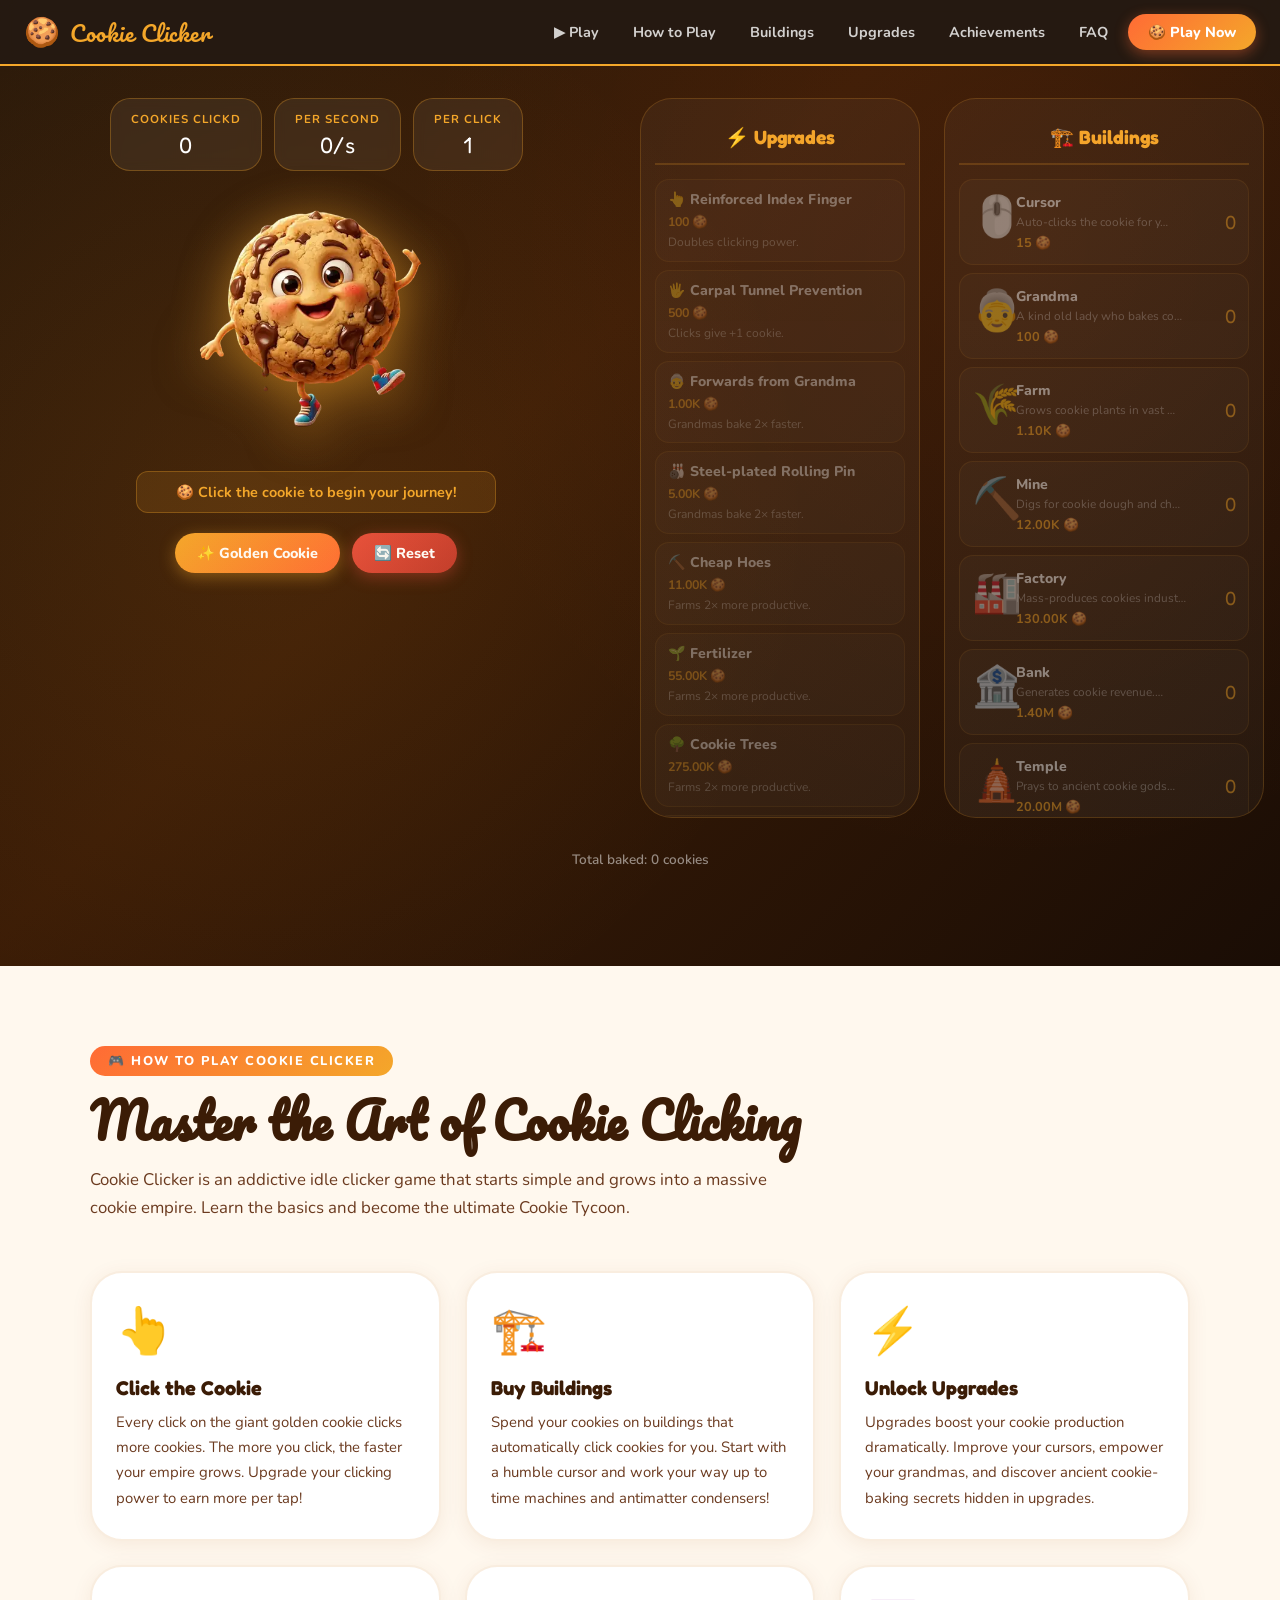
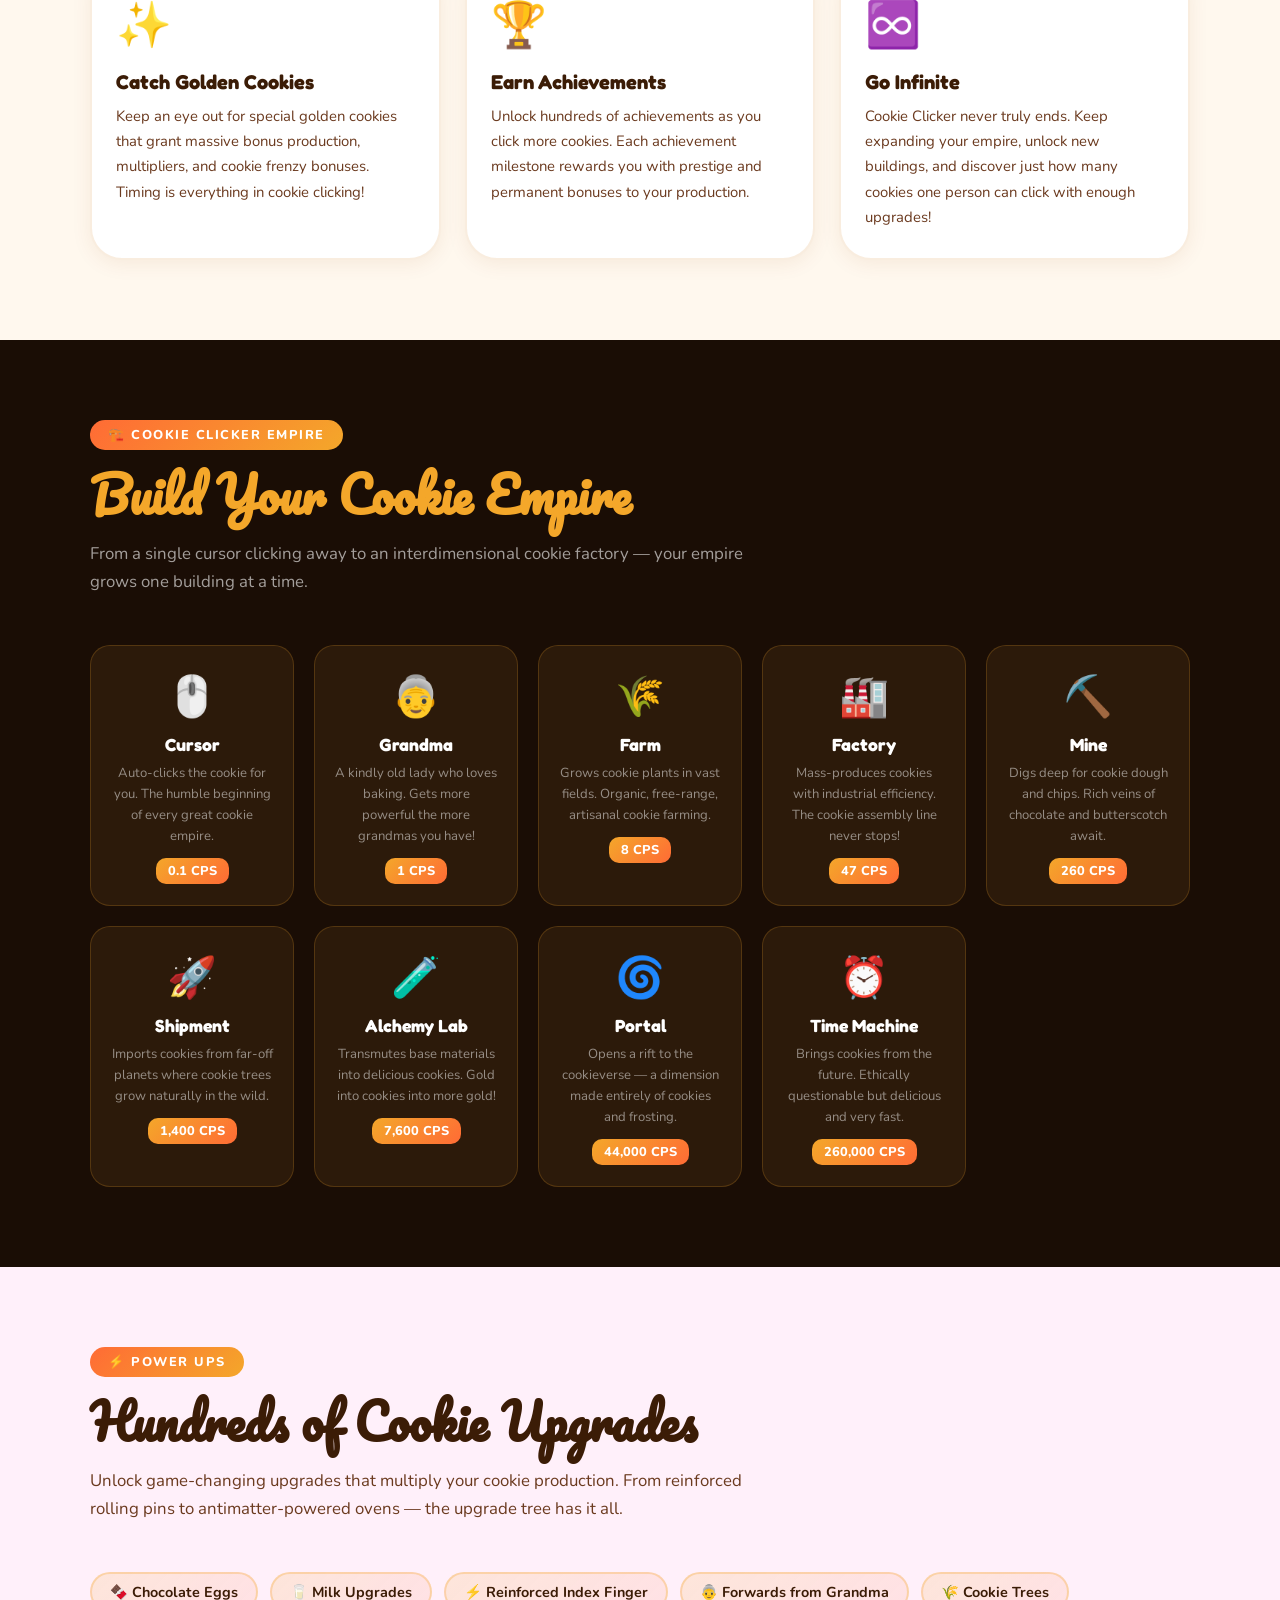
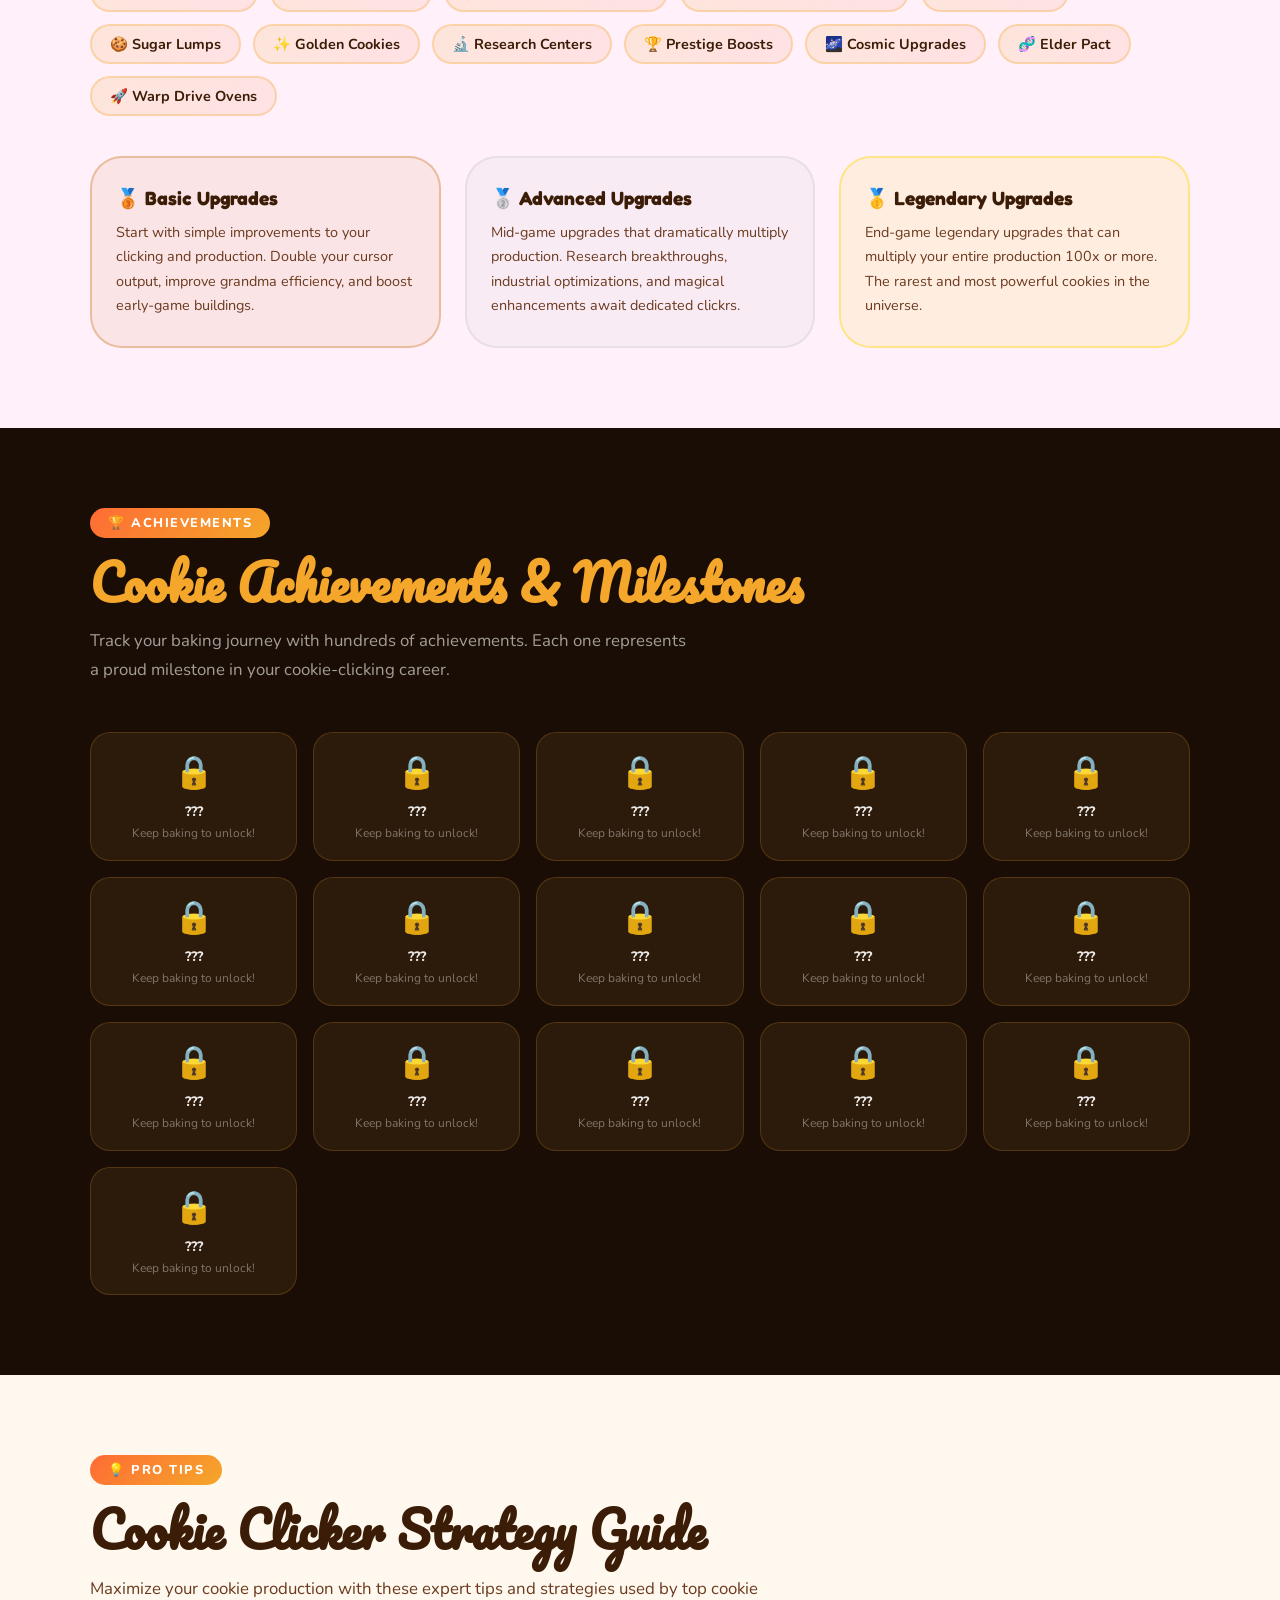
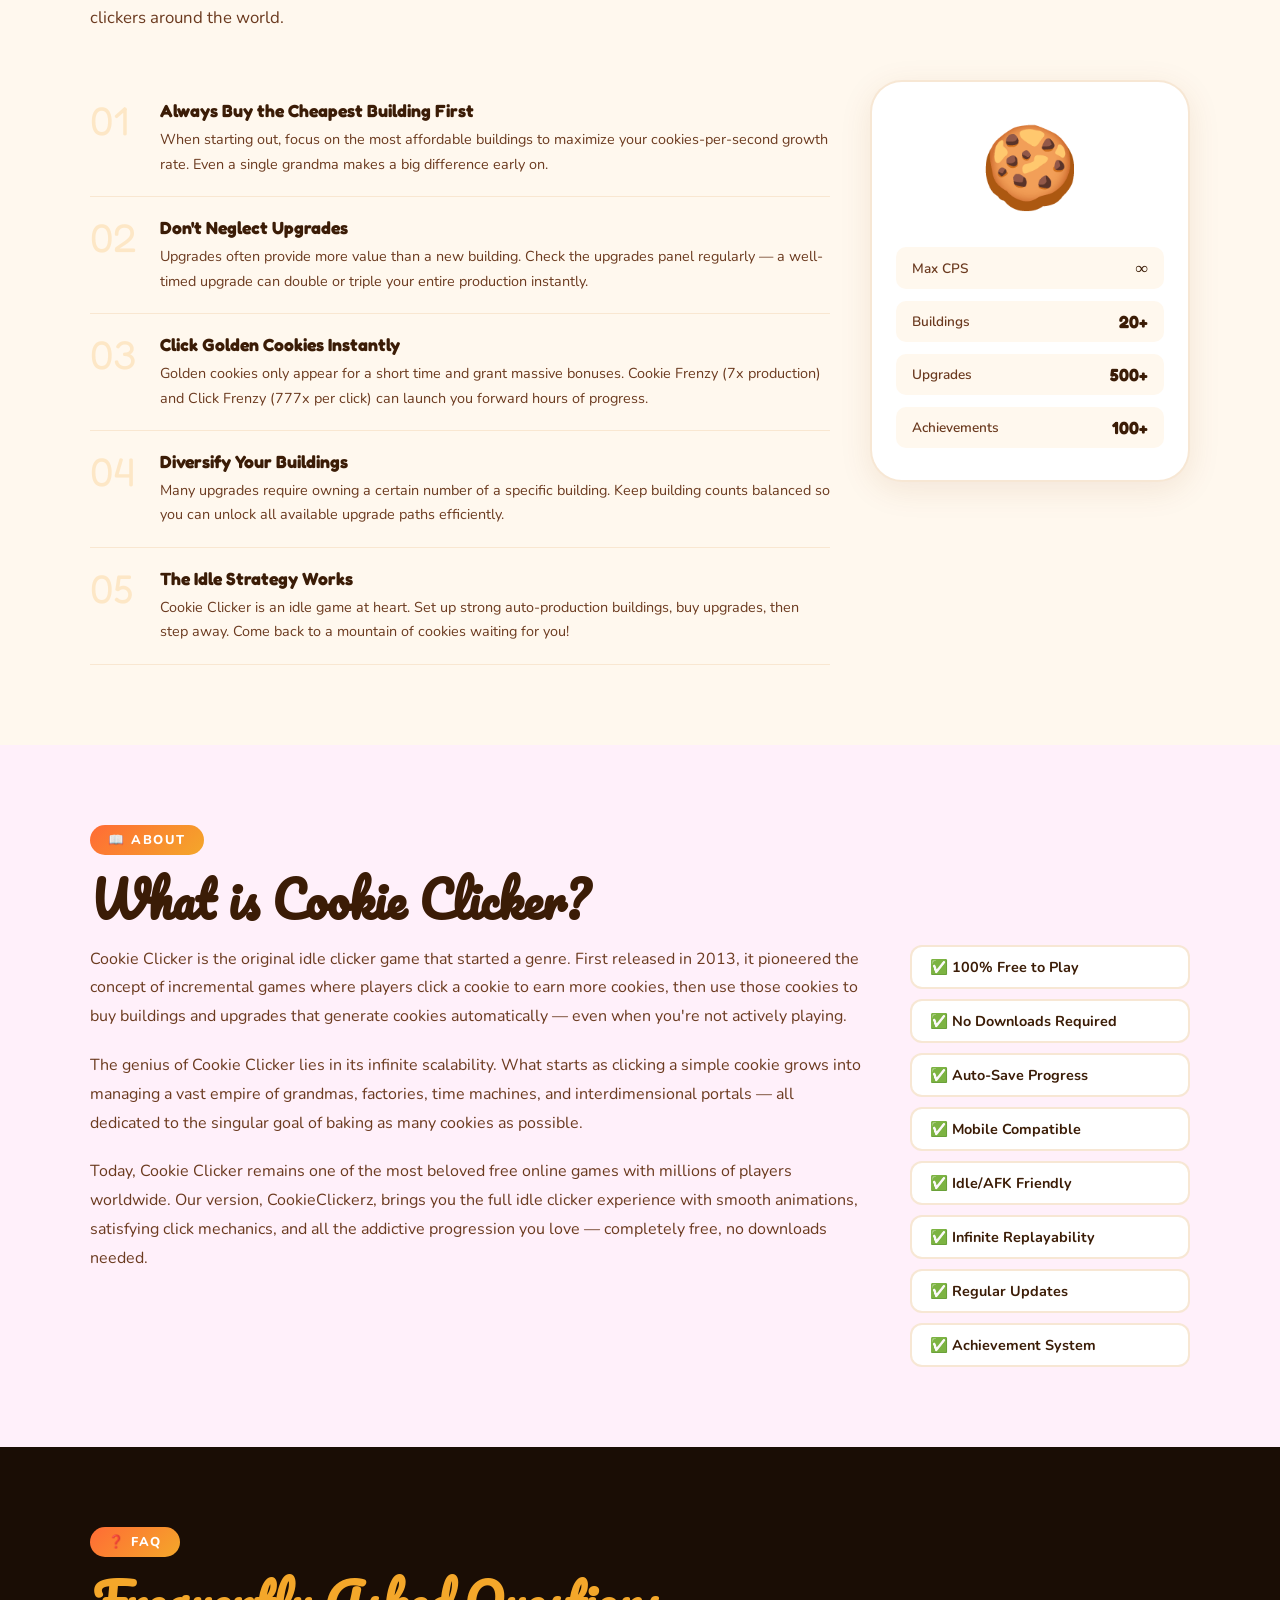
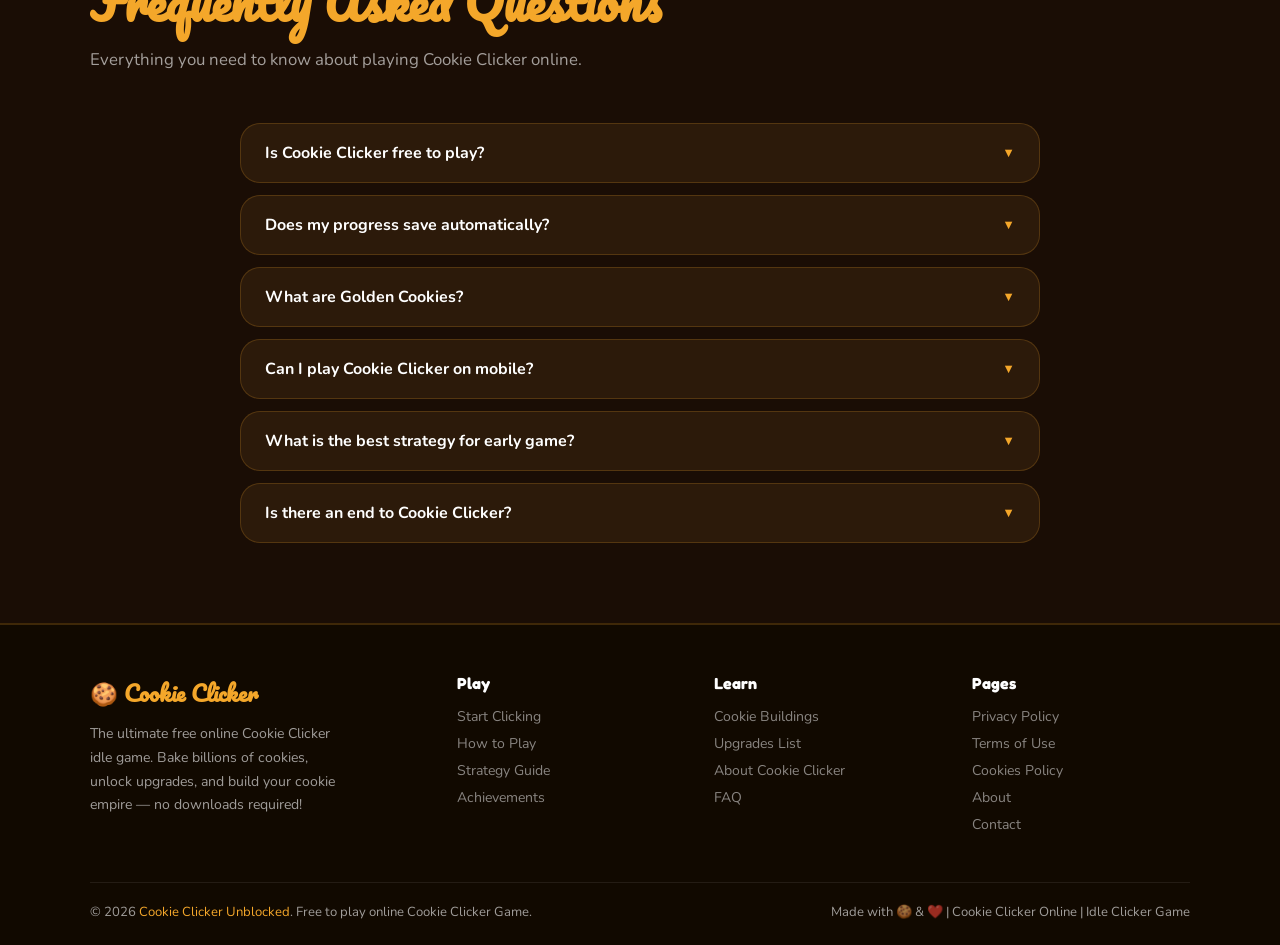
<file: index.html>
<!DOCTYPE html>
<html lang="en">
<head>
  <!-- Google tag (gtag.js) -->
<script async src="https://www.googletagmanager.com/gtag/js?id=G-YR3NTQNZ69"></script>
<script>
  window.dataLayer = window.dataLayer || [];
  function gtag(){dataLayer.push(arguments);}
  gtag('js', new Date());

  gtag('config', 'G-YR3NTQNZ69');
</script>
  <meta charset="UTF-8">
  <meta name="viewport" content="width=device-width, initial-scale=1.0">
  <title>Cookie Clicker – Unblocked | Cookie Clicker Github</title>
  <meta name="description" content="Play Cookie Clicker online free! The ultimate cookie clicking idle game. click billions of cookies, unlock upgrades, hire grandmas, build cookie factories and become the ultimate Cookie Tycoon!">
  <meta name="keywords" content="cookie clicker, cookie clicker github, cookie clicker game, online cookie clicker, free cookie clicker, idle clicker game, cookie game, click cookies, cookie upgrades, cookie clicker unblocked, cookie clicker online">
  <meta name="author" content="CookieClickerz">
  <meta name="robots" content="index, follow">
  <link rel="canonical" href="https://cookieclickerz.github.io/">
  <link rel="icon" type="image/png" sizes="32x32" href="/favicon.png">

  <!-- Open Graph -->
  <meta property="og:title" content="Cookie Clicker – The Ultimate Idle Baking Game">
  <meta property="og:description" content="Click cookies, unlock upgrades, and click billions! The best free cookie clicker game online.">
  <meta property="og:url" content="https://cookieclickerz.github.io/">
  <meta property="og:type" content="website">
  <meta property="og:image" content="https://cookieclickerz.github.io/og-image.png">

  <!-- Twitter Card -->
  <meta name="twitter:card" content="summary_large_image">
  <meta name="twitter:title" content="Cookie Clicker – Click to click Millions!">
  <meta name="twitter:description" content="The best free online cookie clicker idle game. click, upgrade, and conquer!">

  <!-- Schema Markup -->
  <script type="application/ld+json">
  {
    "@context": "https://schema.org",
    "@type": "WebApplication",
    "name": "Cookie Clicker",
    "url": "https://cookieclickerz.github.io/",
    "description": "Play Cookie Clicker online for free. An idle clicker game where you click billions of cookies, unlock upgrades, hire grandmas, and build a cookie empire.",
    "applicationCategory": "Game",
    "operatingSystem": "Any",
    "browserRequirements": "Requires JavaScript",
    "offers": {
      "@type": "Offer",
      "price": "0",
      "priceCurrency": "USD"
    },
    "genre": "Idle Game",
    "keywords": "cookie clicker, idle game, clicker game, cookie baking game",
    "publisher": {
      "@type": "Organization",
      "name": "CookieClickerz",
      "url": "https://cookieclickerz.github.io/"
    }
  }
  </script>

  <link rel="preconnect" href="https://fonts.googleapis.com">
  <link rel="preconnect" href="https://fonts.gstatic.com" crossorigin>
  <link href="https://fonts.googleapis.com/css2?family=Fredoka+One&family=Nunito:wght@400;600;700;800&family=Pacifico&display=swap" rel="stylesheet">

  <link rel="stylesheet" href="style.css">
</head>
<body>
  <div id="cookie-particles"></div>

  <!-- Header injected by header.js -->
  <div id="header-root"></div>

  <!-- HERO / GAME SECTION -->
  <section id="game" class="game-section">
    <div class="game-container">
      <!-- Left Panel: Cookie -->
      <div class="cookie-panel">
        <div class="cookie-stats">
          <div class="stat-card">
            <span class="stat-label">Cookies clickd</span>
            <span class="stat-value" id="cookie-count">0</span>
          </div>
          <div class="stat-card">
            <span class="stat-label">Per Second</span>
            <span class="stat-value" id="cps-display">0</span>
          </div>
          <div class="stat-card">
            <span class="stat-label">Per Click</span>
            <span class="stat-value" id="cpc-display">1</span>
          </div>
        </div>

        <div class="cookie-wrapper" id="cookie-wrapper">
          <div class="cookie-aura"></div>
          <img src="cookie.webp" alt="Giant Cookie – Click to click!" id="main-cookie" class="main-cookie" title="Click the cookie to click!">
          <div class="click-ripple" id="click-ripple"></div>
        </div>

        <div class="cookie-milestones">
          <div class="milestone" id="milestone-text">Start baking your first cookie! 🍪</div>
        </div>

        <div class="power-buttons">
          <button class="power-btn" id="golden-cookie-btn" title="Click for a Golden Cookie bonus!">✨ Golden Cookie</button>
          <button class="power-btn btn-red" id="reset-btn" title="Reset your game">🔄 Reset</button>
        </div>
      </div>

      <!-- Middle Panel: Upgrades -->
      <div class="upgrades-panel">
        <h2 class="panel-title">⚡ Upgrades</h2>
        <div class="upgrades-list" id="upgrades-list"></div>
      </div>

      <!-- Right Panel: Buildings -->
      <div class="buildings-panel">
        <h2 class="panel-title">🏗️ Buildings</h2>
        <div class="buildings-list" id="buildings-list"></div>
      </div>
    </div>

    <!-- Floating cookie count banner -->
    <div class="total-banner">
      <span id="total-all-time">Total clickd: 0 cookies</span>
    </div>
  </section>

  <!-- SECTION 2: HOW TO PLAY -->
  <section id="how-to-play" class="info-section warm-bg">
    <div class="container">
      <div class="section-badge">🎮 How to Play Cookie Clicker</div>
      <h2 class="section-title">Master the Art of Cookie Clicking</h2>
      <p class="section-subtitle">Cookie Clicker is an addictive idle clicker game that starts simple and grows into a massive cookie empire. Learn the basics and become the ultimate Cookie Tycoon.</p>
      <div class="steps-grid">
        <div class="step-card">
          <div class="step-icon">👆</div>
          <h3>Click the Cookie</h3>
          <p>Every click on the giant golden cookie clicks more cookies. The more you click, the faster your empire grows. Upgrade your clicking power to earn more per tap!</p>
        </div>
        <div class="step-card">
          <div class="step-icon">🏗️</div>
          <h3>Buy Buildings</h3>
          <p>Spend your cookies on buildings that automatically click cookies for you. Start with a humble cursor and work your way up to time machines and antimatter condensers!</p>
        </div>
        <div class="step-card">
          <div class="step-icon">⚡</div>
          <h3>Unlock Upgrades</h3>
          <p>Upgrades boost your cookie production dramatically. Improve your cursors, empower your grandmas, and discover ancient cookie-baking secrets hidden in upgrades.</p>
        </div>
        <div class="step-card">
          <div class="step-icon">✨</div>
          <h3>Catch Golden Cookies</h3>
          <p>Keep an eye out for special golden cookies that grant massive bonus production, multipliers, and cookie frenzy bonuses. Timing is everything in cookie clicking!</p>
        </div>
        <div class="step-card">
          <div class="step-icon">🏆</div>
          <h3>Earn Achievements</h3>
          <p>Unlock hundreds of achievements as you click more cookies. Each achievement milestone rewards you with prestige and permanent bonuses to your production.</p>
        </div>
        <div class="step-card">
          <div class="step-icon">♾️</div>
          <h3>Go Infinite</h3>
          <p>Cookie Clicker never truly ends. Keep expanding your empire, unlock new buildings, and discover just how many cookies one person can click with enough upgrades!</p>
        </div>
      </div>
    </div>
  </section>

  <!-- SECTION 3: BUILDINGS SHOWCASE -->
  <section id="buildings-info" class="info-section dark-bg">
    <div class="container">
      <div class="section-badge">🏗️ Cookie Clicker Empire</div>
      <h2 class="section-title">Build Your Cookie Empire</h2>
      <p class="section-subtitle">From a single cursor clicking away to an interdimensional cookie factory — your empire grows one building at a time.</p>
      <div class="buildings-showcase">
        <div class="building-card">
          <span class="building-emoji">🖱️</span>
          <h3>Cursor</h3>
          <p>Auto-clicks the cookie for you. The humble beginning of every great cookie empire.</p>
          <span class="building-cps">0.1 CPS</span>
        </div>
        <div class="building-card">
          <span class="building-emoji">👵</span>
          <h3>Grandma</h3>
          <p>A kindly old lady who loves baking. Gets more powerful the more grandmas you have!</p>
          <span class="building-cps">1 CPS</span>
        </div>
        <div class="building-card">
          <span class="building-emoji">🌾</span>
          <h3>Farm</h3>
          <p>Grows cookie plants in vast fields. Organic, free-range, artisanal cookie farming.</p>
          <span class="building-cps">8 CPS</span>
        </div>
        <div class="building-card">
          <span class="building-emoji">🏭</span>
          <h3>Factory</h3>
          <p>Mass-produces cookies with industrial efficiency. The cookie assembly line never stops!</p>
          <span class="building-cps">47 CPS</span>
        </div>
        <div class="building-card">
          <span class="building-emoji">⛏️</span>
          <h3>Mine</h3>
          <p>Digs deep for cookie dough and chips. Rich veins of chocolate and butterscotch await.</p>
          <span class="building-cps">260 CPS</span>
        </div>
        <div class="building-card">
          <span class="building-emoji">🚀</span>
          <h3>Shipment</h3>
          <p>Imports cookies from far-off planets where cookie trees grow naturally in the wild.</p>
          <span class="building-cps">1,400 CPS</span>
        </div>
        <div class="building-card">
          <span class="building-emoji">🧪</span>
          <h3>Alchemy Lab</h3>
          <p>Transmutes base materials into delicious cookies. Gold into cookies into more gold!</p>
          <span class="building-cps">7,600 CPS</span>
        </div>
        <div class="building-card">
          <span class="building-emoji">🌀</span>
          <h3>Portal</h3>
          <p>Opens a rift to the cookieverse — a dimension made entirely of cookies and frosting.</p>
          <span class="building-cps">44,000 CPS</span>
        </div>
        <div class="building-card">
          <span class="building-emoji">⏰</span>
          <h3>Time Machine</h3>
          <p>Brings cookies from the future. Ethically questionable but delicious and very fast.</p>
          <span class="building-cps">260,000 CPS</span>
        </div>
      </div>
    </div>
  </section>

  <!-- SECTION 4: UPGRADES INFO -->
  <section id="upgrades-info" class="info-section pastel-bg">
    <div class="container">
      <div class="section-badge">⚡ Power Ups</div>
      <h2 class="section-title">Hundreds of Cookie Upgrades</h2>
      <p class="section-subtitle">Unlock game-changing upgrades that multiply your cookie production. From reinforced rolling pins to antimatter-powered ovens — the upgrade tree has it all.</p>
      <div class="upgrades-showcase">
        <div class="upgrade-pill">🍫 Chocolate Eggs</div>
        <div class="upgrade-pill">🥛 Milk Upgrades</div>
        <div class="upgrade-pill">⚡ Reinforced Index Finger</div>
        <div class="upgrade-pill">👵 Forwards from Grandma</div>
        <div class="upgrade-pill">🌾 Cookie Trees</div>
        <div class="upgrade-pill">🍪 Sugar Lumps</div>
        <div class="upgrade-pill">✨ Golden Cookies</div>
        <div class="upgrade-pill">🔬 Research Centers</div>
        <div class="upgrade-pill">🏆 Prestige Boosts</div>
        <div class="upgrade-pill">🌌 Cosmic Upgrades</div>
        <div class="upgrade-pill">🧬 Elder Pact</div>
        <div class="upgrade-pill">🚀 Warp Drive Ovens</div>
      </div>
      <div class="upgrade-tiers">
        <div class="tier-card tier-bronze">
          <h3>🥉 Basic Upgrades</h3>
          <p>Start with simple improvements to your clicking and production. Double your cursor output, improve grandma efficiency, and boost early-game buildings.</p>
        </div>
        <div class="tier-card tier-silver">
          <h3>🥈 Advanced Upgrades</h3>
          <p>Mid-game upgrades that dramatically multiply production. Research breakthroughs, industrial optimizations, and magical enhancements await dedicated clickrs.</p>
        </div>
        <div class="tier-card tier-gold">
          <h3>🥇 Legendary Upgrades</h3>
          <p>End-game legendary upgrades that can multiply your entire production 100x or more. The rarest and most powerful cookies in the universe.</p>
        </div>
      </div>
    </div>
  </section>

  <!-- SECTION 5: ACHIEVEMENTS -->
  <section id="achievements" class="info-section dark-bg achievements-section">
    <div class="container">
      <div class="section-badge">🏆 Achievements</div>
      <h2 class="section-title">Cookie Achievements & Milestones</h2>
      <p class="section-subtitle">Track your baking journey with hundreds of achievements. Each one represents a proud milestone in your cookie-clicking career.</p>
      <div class="achievements-grid" id="achievements-display"></div>
    </div>
  </section>

  <!-- SECTION 6: IDLE GAME GUIDE -->
  <section id="idle-guide" class="info-section warm-bg">
    <div class="container">
      <div class="section-badge">💡 Pro Tips</div>
      <h2 class="section-title">Cookie Clicker Strategy Guide</h2>
      <p class="section-subtitle">Maximize your cookie production with these expert tips and strategies used by top cookie clickers around the world.</p>
      <div class="tips-layout">
        <div class="tips-list">
          <div class="tip-item">
            <div class="tip-num">01</div>
            <div class="tip-content">
              <h3>Always Buy the Cheapest Building First</h3>
              <p>When starting out, focus on the most affordable buildings to maximize your cookies-per-second growth rate. Even a single grandma makes a big difference early on.</p>
            </div>
          </div>
          <div class="tip-item">
            <div class="tip-num">02</div>
            <div class="tip-content">
              <h3>Don't Neglect Upgrades</h3>
              <p>Upgrades often provide more value than a new building. Check the upgrades panel regularly — a well-timed upgrade can double or triple your entire production instantly.</p>
            </div>
          </div>
          <div class="tip-item">
            <div class="tip-num">03</div>
            <div class="tip-content">
              <h3>Click Golden Cookies Instantly</h3>
              <p>Golden cookies only appear for a short time and grant massive bonuses. Cookie Frenzy (7x production) and Click Frenzy (777x per click) can launch you forward hours of progress.</p>
            </div>
          </div>
          <div class="tip-item">
            <div class="tip-num">04</div>
            <div class="tip-content">
              <h3>Diversify Your Buildings</h3>
              <p>Many upgrades require owning a certain number of a specific building. Keep building counts balanced so you can unlock all available upgrade paths efficiently.</p>
            </div>
          </div>
          <div class="tip-item">
            <div class="tip-num">05</div>
            <div class="tip-content">
              <h3>The Idle Strategy Works</h3>
              <p>Cookie Clicker is an idle game at heart. Set up strong auto-production buildings, buy upgrades, then step away. Come back to a mountain of cookies waiting for you!</p>
            </div>
          </div>
        </div>
        <div class="tips-visual">
          <div class="tips-cookie-display">
            <div class="tips-cookie-anim">🍪</div>
            <div class="tips-stats">
              <div class="tips-stat"><span>Max CPS</span><strong>∞</strong></div>
              <div class="tips-stat"><span>Buildings</span><strong>20+</strong></div>
              <div class="tips-stat"><span>Upgrades</span><strong>500+</strong></div>
              <div class="tips-stat"><span>Achievements</span><strong>100+</strong></div>
            </div>
          </div>
        </div>
      </div>
    </div>
  </section>

  <!-- SECTION 7: ABOUT IDLE GAMES -->
  <section id="about-idle" class="info-section pastel-bg">
    <div class="container">
      <div class="section-badge">📖 About</div>
      <h2 class="section-title">What is Cookie Clicker?</h2>
      <div class="about-layout">
        <div class="about-text">
          <p>Cookie Clicker is the original idle clicker game that started a genre. First released in 2013, it pioneered the concept of incremental games where players click a cookie to earn more cookies, then use those cookies to buy buildings and upgrades that generate cookies automatically — even when you're not actively playing.</p>
          <p>The genius of Cookie Clicker lies in its infinite scalability. What starts as clicking a simple cookie grows into managing a vast empire of grandmas, factories, time machines, and interdimensional portals — all dedicated to the singular goal of baking as many cookies as possible.</p>
          <p>Today, Cookie Clicker remains one of the most beloved free online games with millions of players worldwide. Our version, CookieClickerz, brings you the full idle clicker experience with smooth animations, satisfying click mechanics, and all the addictive progression you love — completely free, no downloads needed.</p>
        </div>
        <div class="about-features">
          <div class="feature-badge">✅ 100% Free to Play</div>
          <div class="feature-badge">✅ No Downloads Required</div>
          <div class="feature-badge">✅ Auto-Save Progress</div>
          <div class="feature-badge">✅ Mobile Compatible</div>
          <div class="feature-badge">✅ Idle/AFK Friendly</div>
          <div class="feature-badge">✅ Infinite Replayability</div>
          <div class="feature-badge">✅ Regular Updates</div>
          <div class="feature-badge">✅ Achievement System</div>
        </div>
      </div>
    </div>
  </section>

  <!-- SECTION 8: FAQ -->
  <section id="faq" class="info-section dark-bg">
    <div class="container">
      <div class="section-badge">❓ FAQ</div>
      <h2 class="section-title">Frequently Asked Questions</h2>
      <p class="section-subtitle">Everything you need to know about playing Cookie Clicker online.</p>
      <div class="faq-list">
        <div class="faq-item">
          <button class="faq-q" onclick="toggleFaq(this)">Is Cookie Clicker free to play? <span class="faq-arrow">▼</span></button>
          <div class="faq-a">Yes! CookieClickerz is completely free to play. There are no hidden costs, no pay-to-win mechanics, and no premium currency. Just pure cookie clicking fun for everyone.</div>
        </div>
        <div class="faq-item">
          <button class="faq-q" onclick="toggleFaq(this)">Does my progress save automatically? <span class="faq-arrow">▼</span></button>
          <div class="faq-a">Absolutely. Your game progress is automatically saved to your browser's local storage every 30 seconds. You can close the browser and return later to find all your cookies and buildings exactly as you left them.</div>
        </div>
        <div class="faq-item">
          <button class="faq-q" onclick="toggleFaq(this)">What are Golden Cookies? <span class="faq-arrow">▼</span></button>
          <div class="faq-a">Golden Cookies are special bonus cookies that randomly appear on screen for a limited time. Clicking them grants powerful temporary bonuses like Cookie Frenzy (7x production for 77 seconds), Click Frenzy (777x per click), or massive instant cookie rewards.</div>
        </div>
        <div class="faq-item">
          <button class="faq-q" onclick="toggleFaq(this)">Can I play Cookie Clicker on mobile? <span class="faq-arrow">▼</span></button>
          <div class="faq-a">Yes! CookieClickerz is fully optimized for mobile devices. The responsive layout adapts to any screen size, and touch controls work perfectly for clicking cookies on smartphones and tablets.</div>
        </div>
        <div class="faq-item">
          <button class="faq-q" onclick="toggleFaq(this)">What is the best strategy for early game? <span class="faq-arrow">▼</span></button>
          <div class="faq-a">In the early game, focus on buying Cursors and Grandmas first, then unlock their upgrades. Keep clicking the big cookie manually to boost your initial cookie count. Once you hit the Farm tier, buildings start producing enough that you can begin idling comfortably.</div>
        </div>
        <div class="faq-item">
          <button class="faq-q" onclick="toggleFaq(this)">Is there an end to Cookie Clicker? <span class="faq-arrow">▼</span></button>
          <div class="faq-a">Technically, no! Cookie Clicker is an infinite incremental game. There are always more cookies to click, more buildings to buy, and more upgrades to unlock. The numbers just keep getting bigger — that's part of the addictive charm of the idle clicker genre.</div>
        </div>
      </div>
    </div>

    <!-- Schema FAQ -->
    <script type="application/ld+json">
    {
      "@context": "https://schema.org",
      "@type": "FAQPage",
      "mainEntity": [
        {
          "@type": "Question",
          "name": "Is Cookie Clicker free to play?",
          "acceptedAnswer": { "@type": "Answer", "text": "Yes! CookieClickerz is completely free to play with no hidden costs." }
        },
        {
          "@type": "Question",
          "name": "Does my progress save automatically?",
          "acceptedAnswer": { "@type": "Answer", "text": "Yes, game progress saves to browser local storage every 30 seconds." }
        },
        {
          "@type": "Question",
          "name": "Can I play Cookie Clicker on mobile?",
          "acceptedAnswer": { "@type": "Answer", "text": "Yes, CookieClickerz is fully mobile optimized with touch controls." }
        }
      ]
    }
    </script>
  </section>

  <!-- Footer injected by footer.js -->
  <div id="footer-root"></div>

  <!-- Golden Cookie Overlay -->
  <div id="golden-cookie-overlay" class="golden-cookie-overlay hidden">
    <div class="golden-cookie-popup">
      <div class="golden-cookie-icon">✨🍪✨</div>
      <div class="golden-cookie-msg" id="golden-cookie-msg">Cookie Frenzy!</div>
      <div class="golden-cookie-sub" id="golden-cookie-sub">7x production for 77 seconds!</div>
    </div>
  </div>

  <!-- Achievement Toast -->
  <div id="achievement-toast" class="achievement-toast hidden">
    <div class="toast-icon">🏆</div>
    <div class="toast-text">
      <strong id="toast-title">Achievement Unlocked!</strong>
      <span id="toast-desc">First Cookie clickd</span>
    </div>
  </div>

  <script src="header.js"></script>
  <script src="footer.js"></script>
  <script src="game.js"></script>
</body>
</html>
</file>
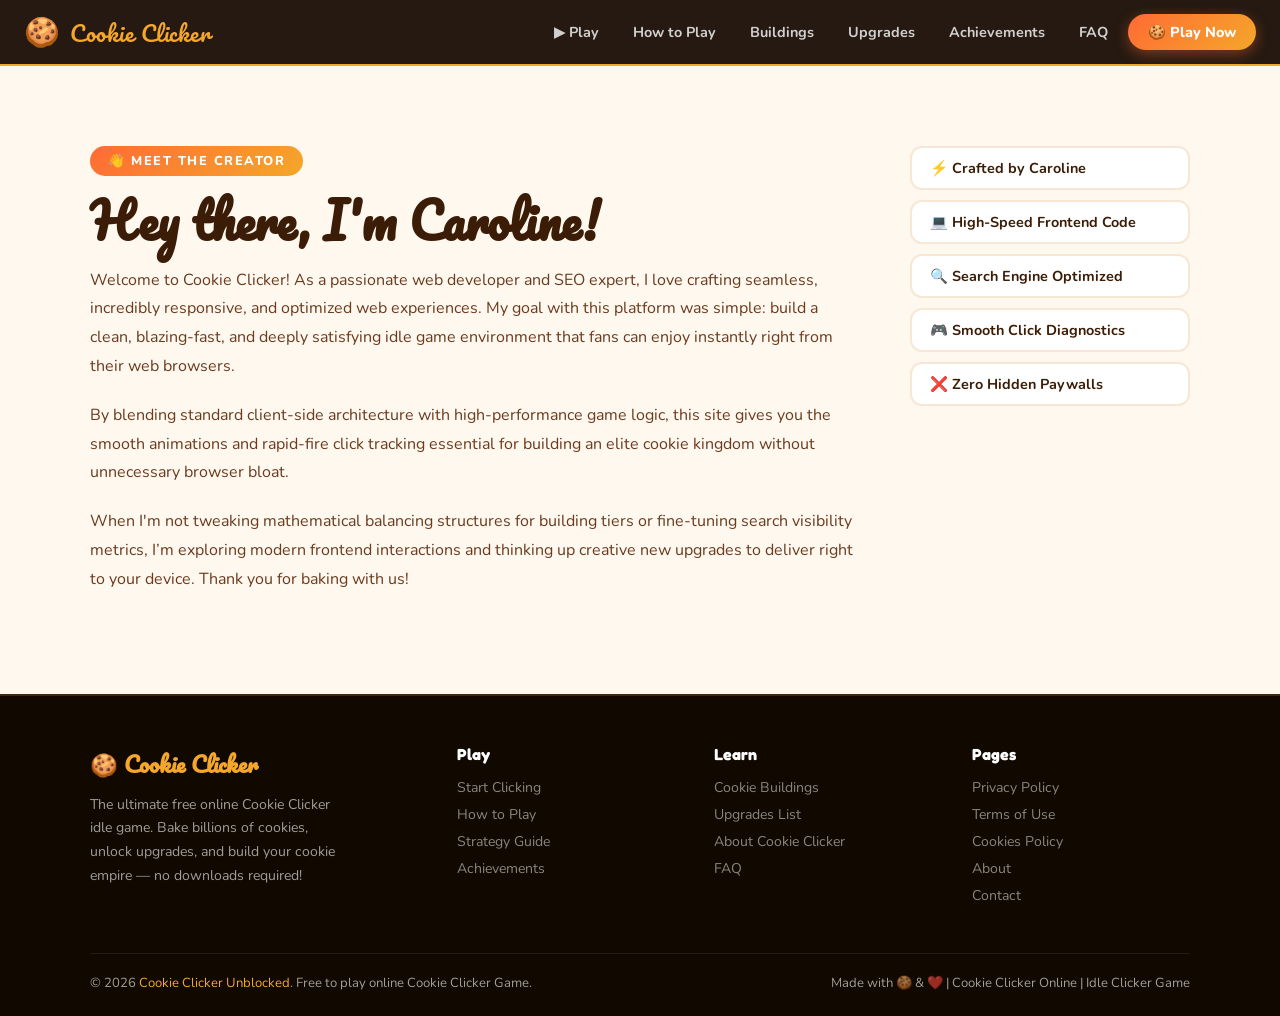
<file: about.html>
<!DOCTYPE html>
<html lang="en">
<head>
  <meta charset="UTF-8">
  <meta name="viewport" content="width=device-width, initial-scale=1.0">
  <title>About Us | Cookie Clicker Github</title>
  <meta name="description" content="Meet Caroline, the web developer and SEO expert behind Cookie Clicker. Learn about our mission to provide elite web gaming experiences.">
  <meta name="robots" content="index, follow">
  <link rel="canonical" href="https://cookieclickerz.github.io/about">
  <link rel="icon" type="image/png" sizes="32x32" href="/favicon.png">

  <link rel="preconnect" href="https://fonts.googleapis.com">
  <link rel="preconnect" href="https://fonts.gstatic.com" crossorigin>
  <link href="https://fonts.googleapis.com/css2?family=Fredoka+One&family=Nunito:wght@400;600;700;800&family=Pacifico&display=swap" rel="stylesheet">

  <link rel="stylesheet" href="style.css">
</head>
<body>
  <div id="cookie-particles"></div>

  <!-- Header injected by header.js -->
  <div id="header-root"></div>

  <section class="info-section warm-bg">
    <div class="container">
      <div class="about-layout">
        <div class="about-text">
          <div class="section-badge">👋 Meet the Creator</div>
          <h1 class="section-title">Hey there, I'm Caroline!</h1>
          <p>Welcome to Cookie Clicker! As a passionate web developer and SEO expert, I love crafting seamless, incredibly responsive, and optimized web experiences. My goal with this platform was simple: build a clean, blazing-fast, and deeply satisfying idle game environment that fans can enjoy instantly right from their web browsers.</p>
          <p>By blending standard client-side architecture with high-performance game logic, this site gives you the smooth animations and rapid-fire click tracking essential for building an elite cookie kingdom without unnecessary browser bloat.</p>
          <p>When I'm not tweaking mathematical balancing structures for building tiers or fine-tuning search visibility metrics, I’m exploring modern frontend interactions and thinking up creative new upgrades to deliver right to your device. Thank you for baking with us!</p>
        </div>
        <div class="about-features">
          <div class="feature-badge">⚡ Crafted by Caroline</div>
          <div class="feature-badge">💻 High-Speed Frontend Code</div>
          <div class="feature-badge">🔍 Search Engine Optimized</div>
          <div class="feature-badge">🎮 Smooth Click Diagnostics</div>
          <div class="feature-badge">❌ Zero Hidden Paywalls</div>
        </div>
      </div>
    </div>
  </section>

  <!-- Footer injected by footer.js -->
  <div id="footer-root"></div>

  <script src="header.js"></script>
  <script src="footer.js"></script>
</body>
</html>
</file>
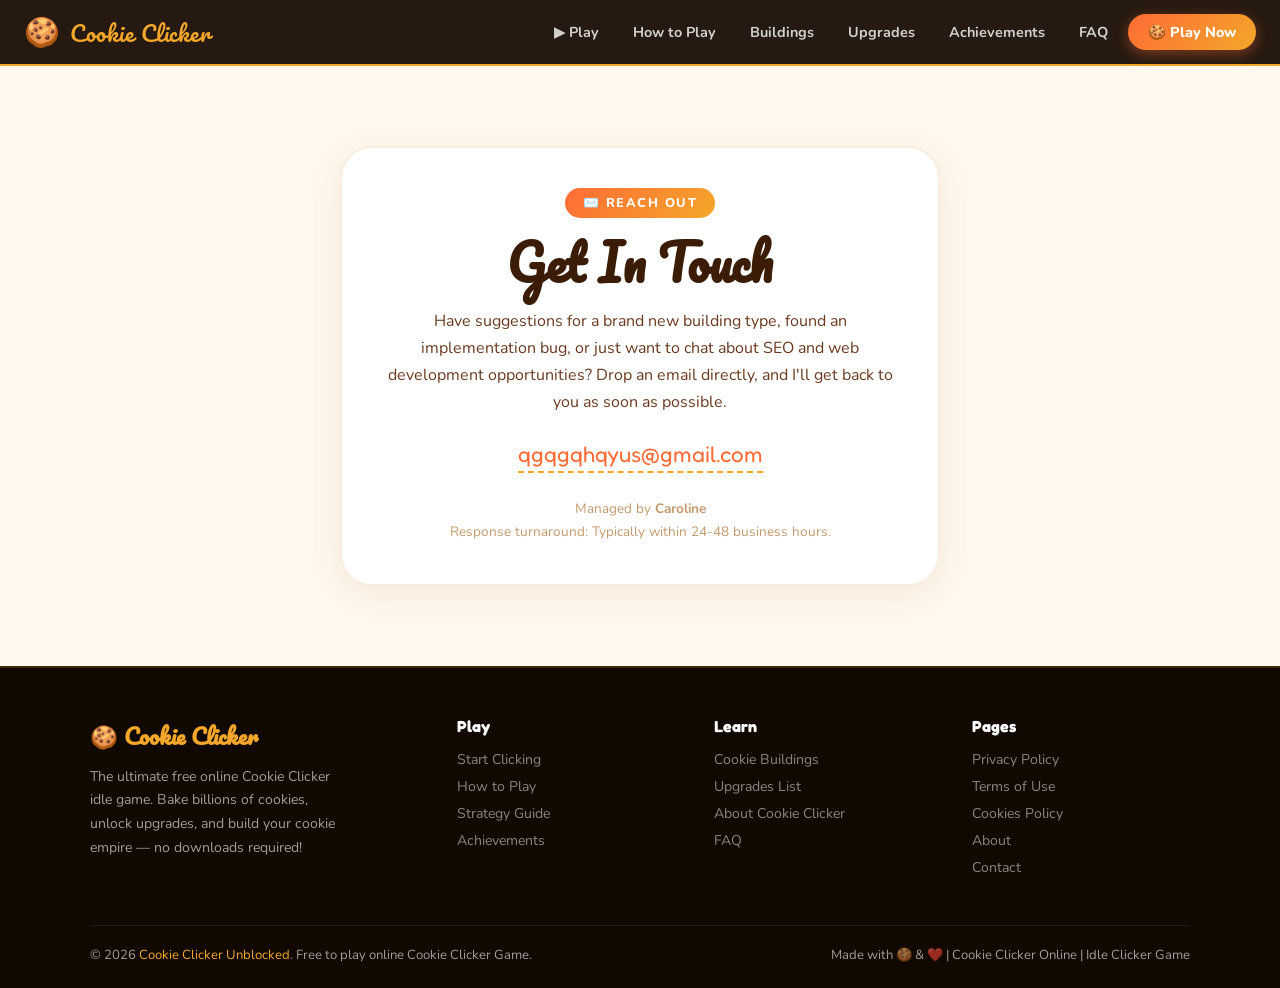
<file: contact.html>
<!DOCTYPE html>
<html lang="en">
<head>
  <meta charset="UTF-8">
  <meta name="viewport" content="width=device-width, initial-scale=1.0">
  <title>Contact Us | Cookie Clicker Github</title>
  <meta name="description" content="Get in touch with Caroline. Have feedback, questions, or a bug report about Cookie Clicker? Contact us directly.">
  <meta name="robots" content="index, follow">
  <link rel="canonical" href="https://cookieclickerz.github.io/contact">
  <link rel="icon" type="image/png" sizes="32x32" href="/favicon.png">

  <link rel="preconnect" href="https://fonts.googleapis.com">
  <link rel="preconnect" href="https://fonts.gstatic.com" crossorigin>
  <link href="https://fonts.googleapis.com/css2?family=Fredoka+One&family=Nunito:wght@400;600;700;800&family=Pacifico&display=swap" rel="stylesheet">

  <link rel="stylesheet" href="style.css">
  <style>
    .contact-card {
      background: white;
      border: 2px solid rgba(212,136,42,0.15);
      border-radius: var(--radius-xl);
      padding: 40px;
      box-shadow: 0 8px 32px rgba(139,69,19,0.08);
      max-width: 600px;
      margin: 0 auto;
      text-align: center;
    }
    .contact-email {
      font-family: var(--font-display);
      font-size: 1.4rem;
      color: var(--accent-orange);
      word-break: break-all;
      margin: 24px 0;
      display: inline-block;
      text-decoration: none;
      border-bottom: 2px dashed var(--cookie-gold);
      padding-bottom: 4px;
      transition: color 0.2s;
    }
    .contact-email:hover {
      color: var(--cookie-brown);
    }
    .contact-details {
      color: var(--text-mid);
      line-height: 1.7;
      font-size: 1rem;
    }
  </style>
</head>
<body>
  <div id="cookie-particles"></div>

  <!-- Header injected by header.js -->
  <div id="header-root"></div>

  <main class="info-section warm-bg">
    <div class="container">
      <div class="contact-card">
        <div class="section-badge">✉️ Reach Out</div>
        <h1 class="section-title">Get In Touch</h1>
        <p class="contact-details">Have suggestions for a brand new building type, found an implementation bug, or just want to chat about SEO and web development opportunities? Drop an email directly, and I'll get back to you as soon as possible.</p>
        
        <a href="mailto:qgqgqhqyus@gmail.com" class="contact-email">qgqgqhqyus@gmail.com</a>
        
        <p class="contact-details" style="font-size: 0.85rem; color: var(--text-light);">
          Managed by <strong>Caroline</strong><br>
          Response turnaround: Typically within 24-48 business hours.
        </p>
      </div>
    </div>
  </main>

  <!-- Footer injected by footer.js -->
  <div id="footer-root"></div>

  <script src="header.js"></script>
  <script src="footer.js"></script>
</body>
</html>
</file>
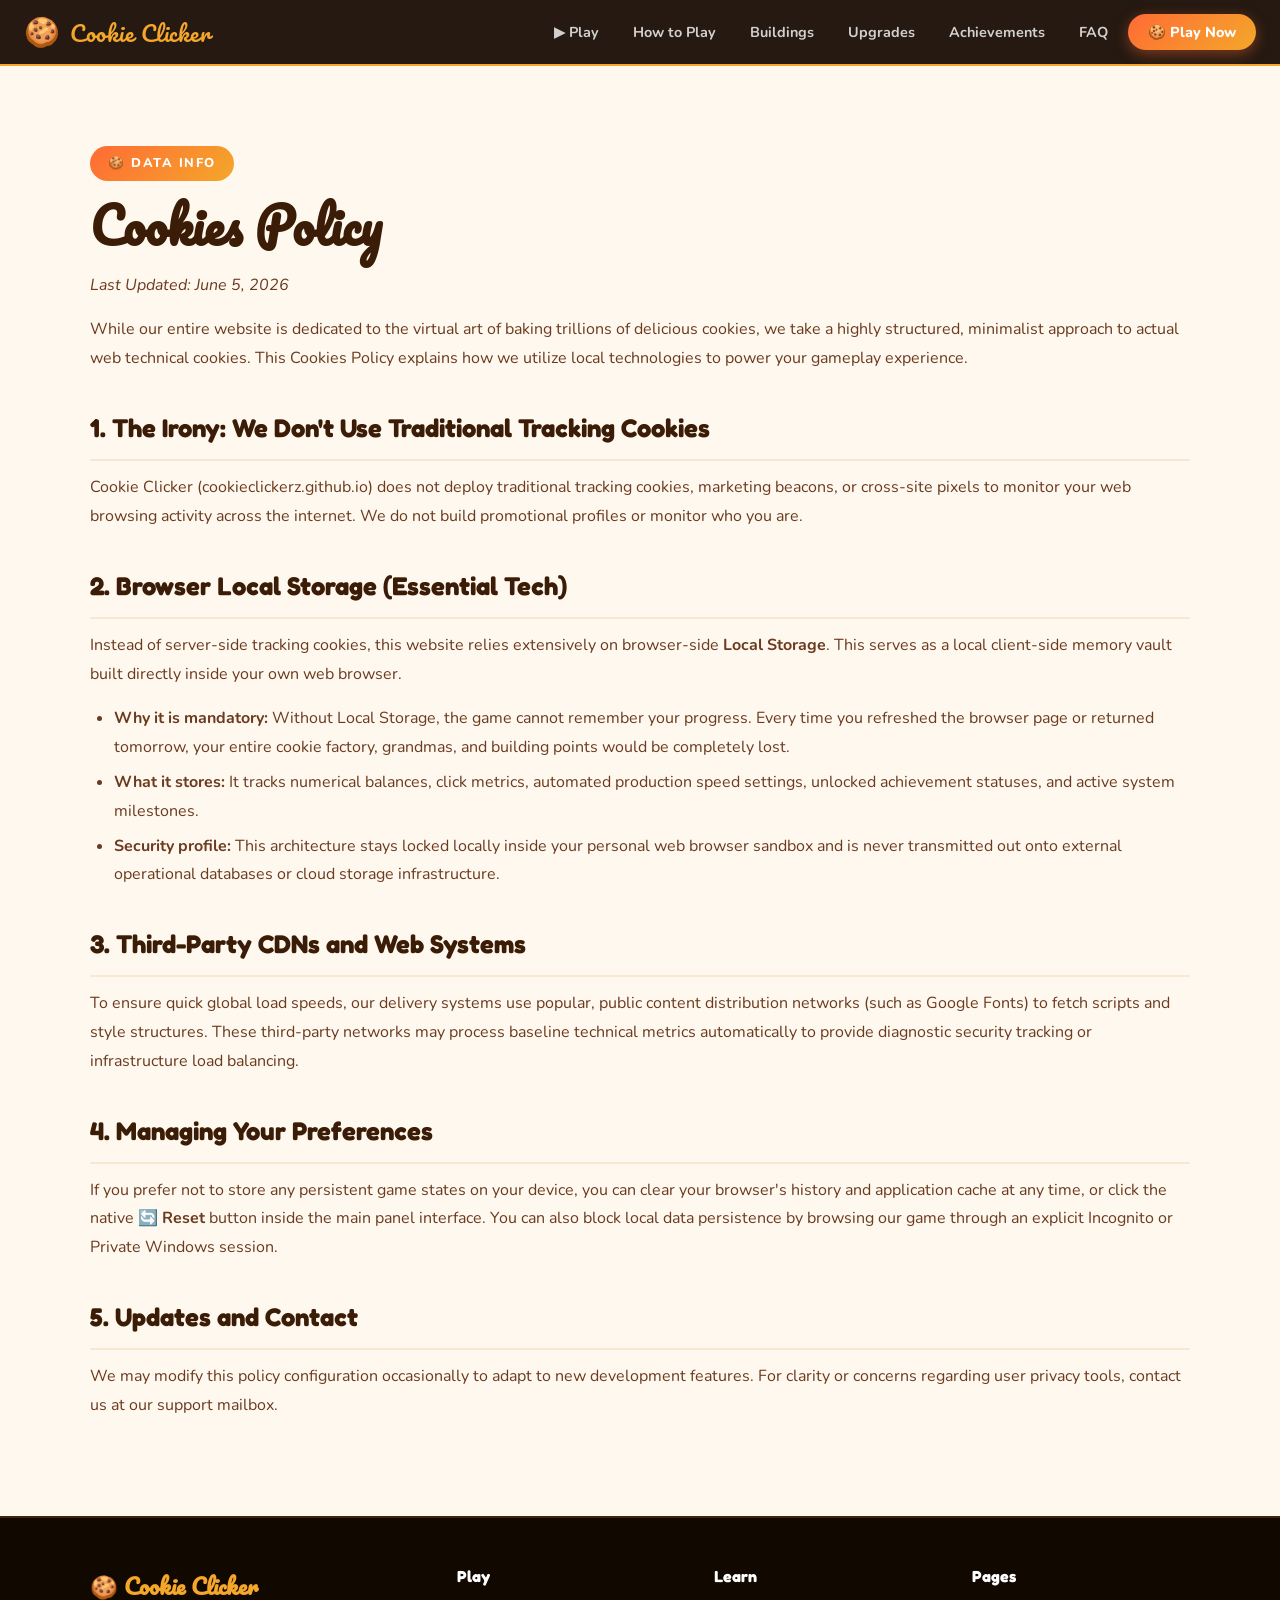
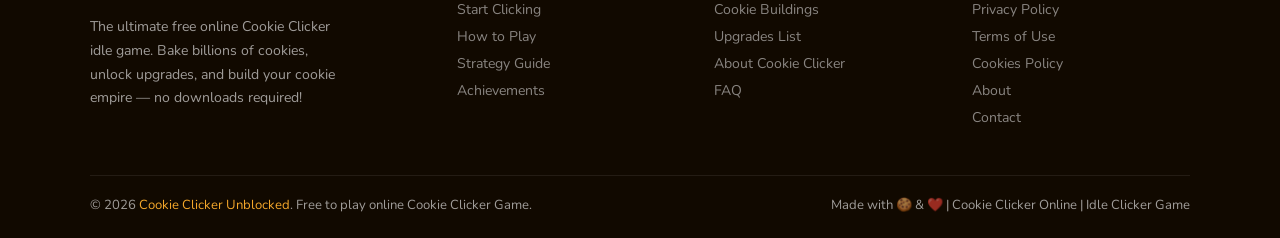
<file: cookies.html>
<!DOCTYPE html>
<html lang="en">
<head>
  <meta charset="UTF-8">
  <meta name="viewport" content="width=device-width, initial-scale=1.0">
  <title>Cookies Policy | Cookie Clicker Github</title>
  <meta name="description" content="Cookies Policy for Cookie Clicker. Learn how we use browser local storage to save your gaming scores without tracking you.">
  <meta name="robots" content="index, follow">
  <link rel="canonical" href="https://cookieclickerz.github.io/cookies">
  <link rel="icon" type="image/png" sizes="32x32" href="/favicon.png">

  <link rel="preconnect" href="https://fonts.googleapis.com">
  <link rel="preconnect" href="https://fonts.gstatic.com" crossorigin>
  <link href="https://fonts.googleapis.com/css2?family=Fredoka+One&family=Nunito:wght@400;600;700;800&family=Pacifico&display=swap" rel="stylesheet">

  <link rel="stylesheet" href="style.css">
  <style>
    .legal-content {
      line-height: 1.8;
      font-size: 1rem;
      color: var(--text-dark);
    }
    .legal-content h2, .legal-content h3 {
      font-family: var(--font-display);
      color: var(--cookie-dark);
      margin-top: 32px;
      margin-bottom: 12px;
    }
    .legal-content h2 {
      font-size: 1.6rem;
      border-bottom: 2px solid rgba(212, 136, 42, 0.15);
      padding-bottom: 8px;
    }
    .legal-content p, .legal-content ul {
      margin-bottom: 16px;
      color: var(--text-mid);
    }
    .legal-content ul {
      margin-left: 24px;
    }
    .legal-content ul li {
      margin-bottom: 6px;
    }
    .last-updated {
      font-style: italic;
      color: var(--text-light);
      margin-bottom: 32px;
    }
  </style>
</head>
<body>
  <div id="cookie-particles"></div>

  <!-- Header injected by header.js -->
  <div id="header-root"></div>

  <main class="info-section warm-bg">
    <div class="container legal-content">
      <div class="section-badge">🍪 Data Info</div>
      <h1 class="section-title">Cookies Policy</h1>
      <p class="last-updated">Last Updated: June 5, 2026</p>

      <p>While our entire website is dedicated to the virtual art of baking trillions of delicious cookies, we take a highly structured, minimalist approach to actual web technical cookies. This Cookies Policy explains how we utilize local technologies to power your gameplay experience.</p>

      <h2>1. The Irony: We Don't Use Traditional Tracking Cookies</h2>
      <p>Cookie Clicker (cookieclickerz.github.io) does not deploy traditional tracking cookies, marketing beacons, or cross-site pixels to monitor your web browsing activity across the internet. We do not build promotional profiles or monitor who you are.</p>

      <h2>2. Browser Local Storage (Essential Tech)</h2>
      <p>Instead of server-side tracking cookies, this website relies extensively on browser-side <strong>Local Storage</strong>. This serves as a local client-side memory vault built directly inside your own web browser. </p>
      <ul>
        <li><strong>Why it is mandatory:</strong> Without Local Storage, the game cannot remember your progress. Every time you refreshed the browser page or returned tomorrow, your entire cookie factory, grandmas, and building points would be completely lost.</li>
        <li><strong>What it stores:</strong> It tracks numerical balances, click metrics, automated production speed settings, unlocked achievement statuses, and active system milestones.</li>
        <li><strong>Security profile:</strong> This architecture stays locked locally inside your personal web browser sandbox and is never transmitted out onto external operational databases or cloud storage infrastructure.</li>
      </ul>

      <h2>3. Third-Party CDNs and Web Systems</h2>
      <p>To ensure quick global load speeds, our delivery systems use popular, public content distribution networks (such as Google Fonts) to fetch scripts and style structures. These third-party networks may process baseline technical metrics automatically to provide diagnostic security tracking or infrastructure load balancing.</p>

      <h2>4. Managing Your Preferences</h2>
      <p>If you prefer not to store any persistent game states on your device, you can clear your browser's history and application cache at any time, or click the native <strong>🔄 Reset</strong> button inside the main panel interface. You can also block local data persistence by browsing our game through an explicit Incognito or Private Windows session.</p>

      <h2>5. Updates and Contact</h2>
      <p>We may modify this policy configuration occasionally to adapt to new development features. For clarity or concerns regarding user privacy tools, contact us at our support mailbox.</p>
    </div>
  </main>

  <!-- Footer injected by footer.js -->
  <div id="footer-root"></div>

  <script src="header.js"></script>
  <script src="footer.js"></script>
</body>
</html>
</file>
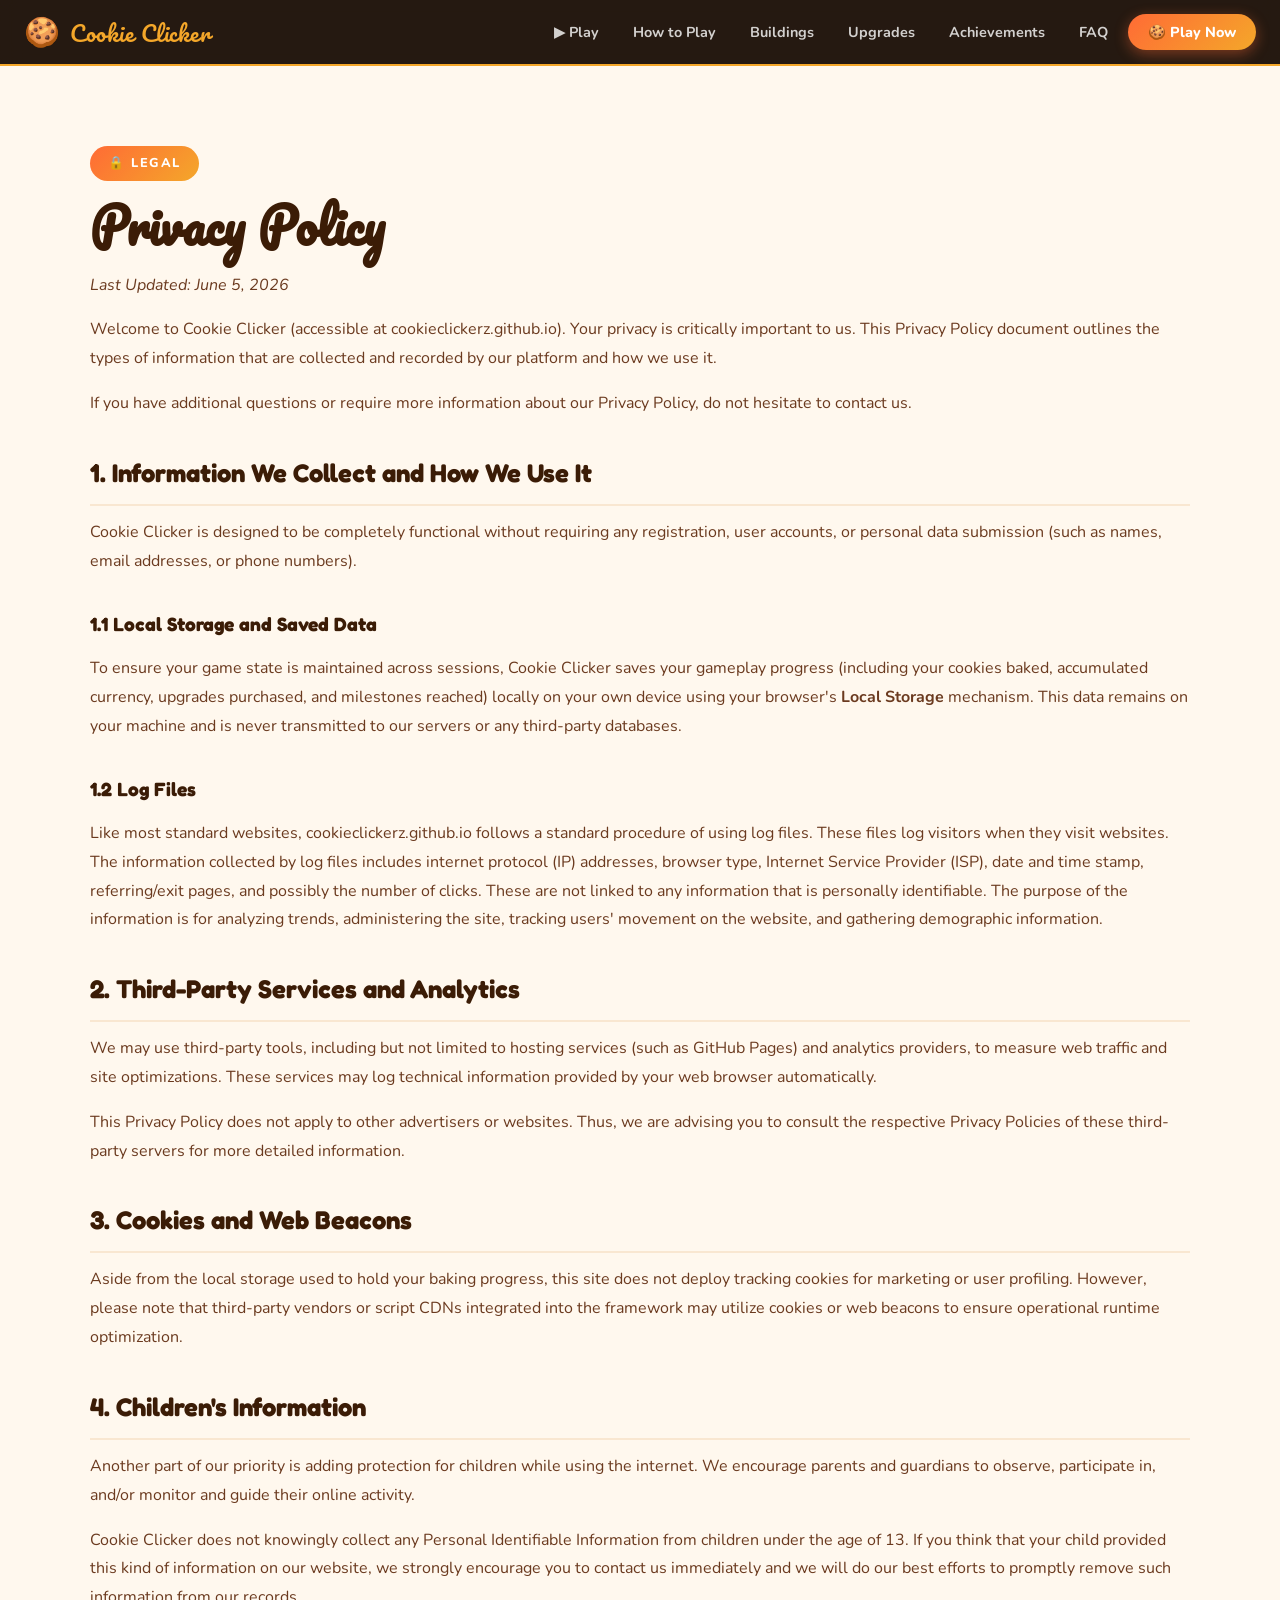
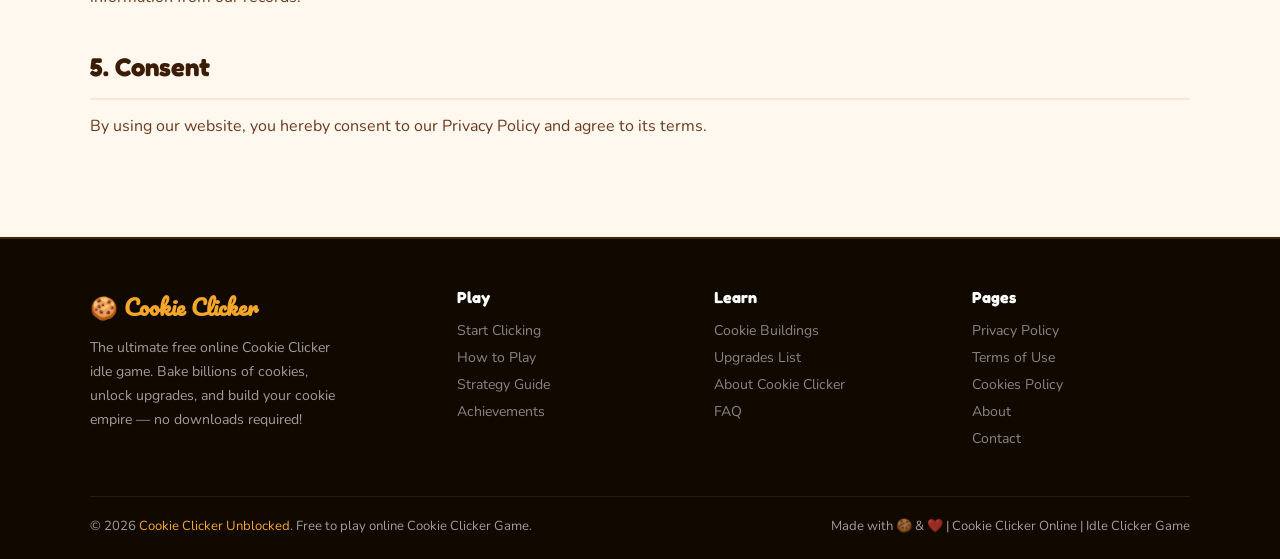
<file: privacy.html>
<!DOCTYPE html>
<html lang="en">
<head>
  <meta charset="UTF-8">
  <meta name="viewport" content="width=device-width, initial-scale=1.0">
  <title>Privacy Policy | Cookie Clicker Github</title>
  <meta name="description" content="Privacy Policy for Cookie Clicker. Learn how we handle your data, local storage preferences, and browser caching safely and securely.">
  <meta name="robots" content="index, follow">
  <link rel="canonical" href="https://cookieclickerz.github.io/privacy">
  <link rel="icon" type="image/png" sizes="32x32" href="/favicon.png">

  <link rel="preconnect" href="https://fonts.googleapis.com">
  <link rel="preconnect" href="https://fonts.gstatic.com" crossorigin>
  <link href="https://fonts.googleapis.com/css2?family=Fredoka+One&family=Nunito:wght@400;600;700;800&family=Pacifico&display=swap" rel="stylesheet">

  <link rel="stylesheet" href="style.css">
  <style>
    .legal-content {
      line-height: 1.8;
      font-size: 1rem;
      color: var(--text-dark);
    }
    .legal-content h2, .legal-content h3 {
      font-family: var(--font-display);
      color: var(--cookie-dark);
      margin-top: 32px;
      margin-bottom: 12px;
    }
    .legal-content h2 {
      font-size: 1.6rem;
      border-bottom: 2px solid rgba(212, 136, 42, 0.15);
      padding-bottom: 8px;
    }
    .legal-content h3 {
      font-size: 1.2rem;
    }
    .legal-content p {
      margin-bottom: 16px;
      color: var(--text-mid);
    }
    .legal-content ul {
      margin-left: 24px;
      margin-bottom: 16px;
      color: var(--text-mid);
    }
    .legal-content ul li {
      margin-bottom: 6px;
    }
    .last-updated {
      font-style: italic;
      color: var(--text-light);
      margin-bottom: 32px;
    }
  </style>
</head>
<body>
  <div id="cookie-particles"></div>

  <!-- Header injected by header.js -->
  <div id="header-root"></div>

  <main class="info-section warm-bg">
    <div class="container legal-content">
      <div class="section-badge">🔒 Legal</div>
      <h1 class="section-title">Privacy Policy</h1>
      <p class="last-updated">Last Updated: June 5, 2026</p>

      <p>Welcome to Cookie Clicker (accessible at cookieclickerz.github.io). Your privacy is critically important to us. This Privacy Policy document outlines the types of information that are collected and recorded by our platform and how we use it.</p>
      <p>If you have additional questions or require more information about our Privacy Policy, do not hesitate to contact us.</p>

      <h2>1. Information We Collect and How We Use It</h2>
      <p>Cookie Clicker is designed to be completely functional without requiring any registration, user accounts, or personal data submission (such as names, email addresses, or phone numbers).</p>
      
      <h3>1.1 Local Storage and Saved Data</h3>
      <p>To ensure your game state is maintained across sessions, Cookie Clicker saves your gameplay progress (including your cookies baked, accumulated currency, upgrades purchased, and milestones reached) locally on your own device using your browser's <strong>Local Storage</strong> mechanism. This data remains on your machine and is never transmitted to our servers or any third-party databases.</p>

      <h3>1.2 Log Files</h3>
      <p>Like most standard websites, cookieclickerz.github.io follows a standard procedure of using log files. These files log visitors when they visit websites. The information collected by log files includes internet protocol (IP) addresses, browser type, Internet Service Provider (ISP), date and time stamp, referring/exit pages, and possibly the number of clicks. These are not linked to any information that is personally identifiable. The purpose of the information is for analyzing trends, administering the site, tracking users' movement on the website, and gathering demographic information.</p>

      <h2>2. Third-Party Services and Analytics</h2>
      <p>We may use third-party tools, including but not limited to hosting services (such as GitHub Pages) and analytics providers, to measure web traffic and site optimizations. These services may log technical information provided by your web browser automatically.</p>
      <p>This Privacy Policy does not apply to other advertisers or websites. Thus, we are advising you to consult the respective Privacy Policies of these third-party servers for more detailed information.</p>

      <h2>3. Cookies and Web Beacons</h2>
      <p>Aside from the local storage used to hold your baking progress, this site does not deploy tracking cookies for marketing or user profiling. However, please note that third-party vendors or script CDNs integrated into the framework may utilize cookies or web beacons to ensure operational runtime optimization.</p>

      <h2>4. Children's Information</h2>
      <p>Another part of our priority is adding protection for children while using the internet. We encourage parents and guardians to observe, participate in, and/or monitor and guide their online activity.</p>
      <p>Cookie Clicker does not knowingly collect any Personal Identifiable Information from children under the age of 13. If you think that your child provided this kind of information on our website, we strongly encourage you to contact us immediately and we will do our best efforts to promptly remove such information from our records.</p>

      <h2>5. Consent</h2>
      <p>By using our website, you hereby consent to our Privacy Policy and agree to its terms.</p>
    </div>
  </main>

  <!-- Footer injected by footer.js -->
  <div id="footer-root"></div>

  <script src="header.js"></script>
  <script src="footer.js"></script>
</body>
</html>
</file>
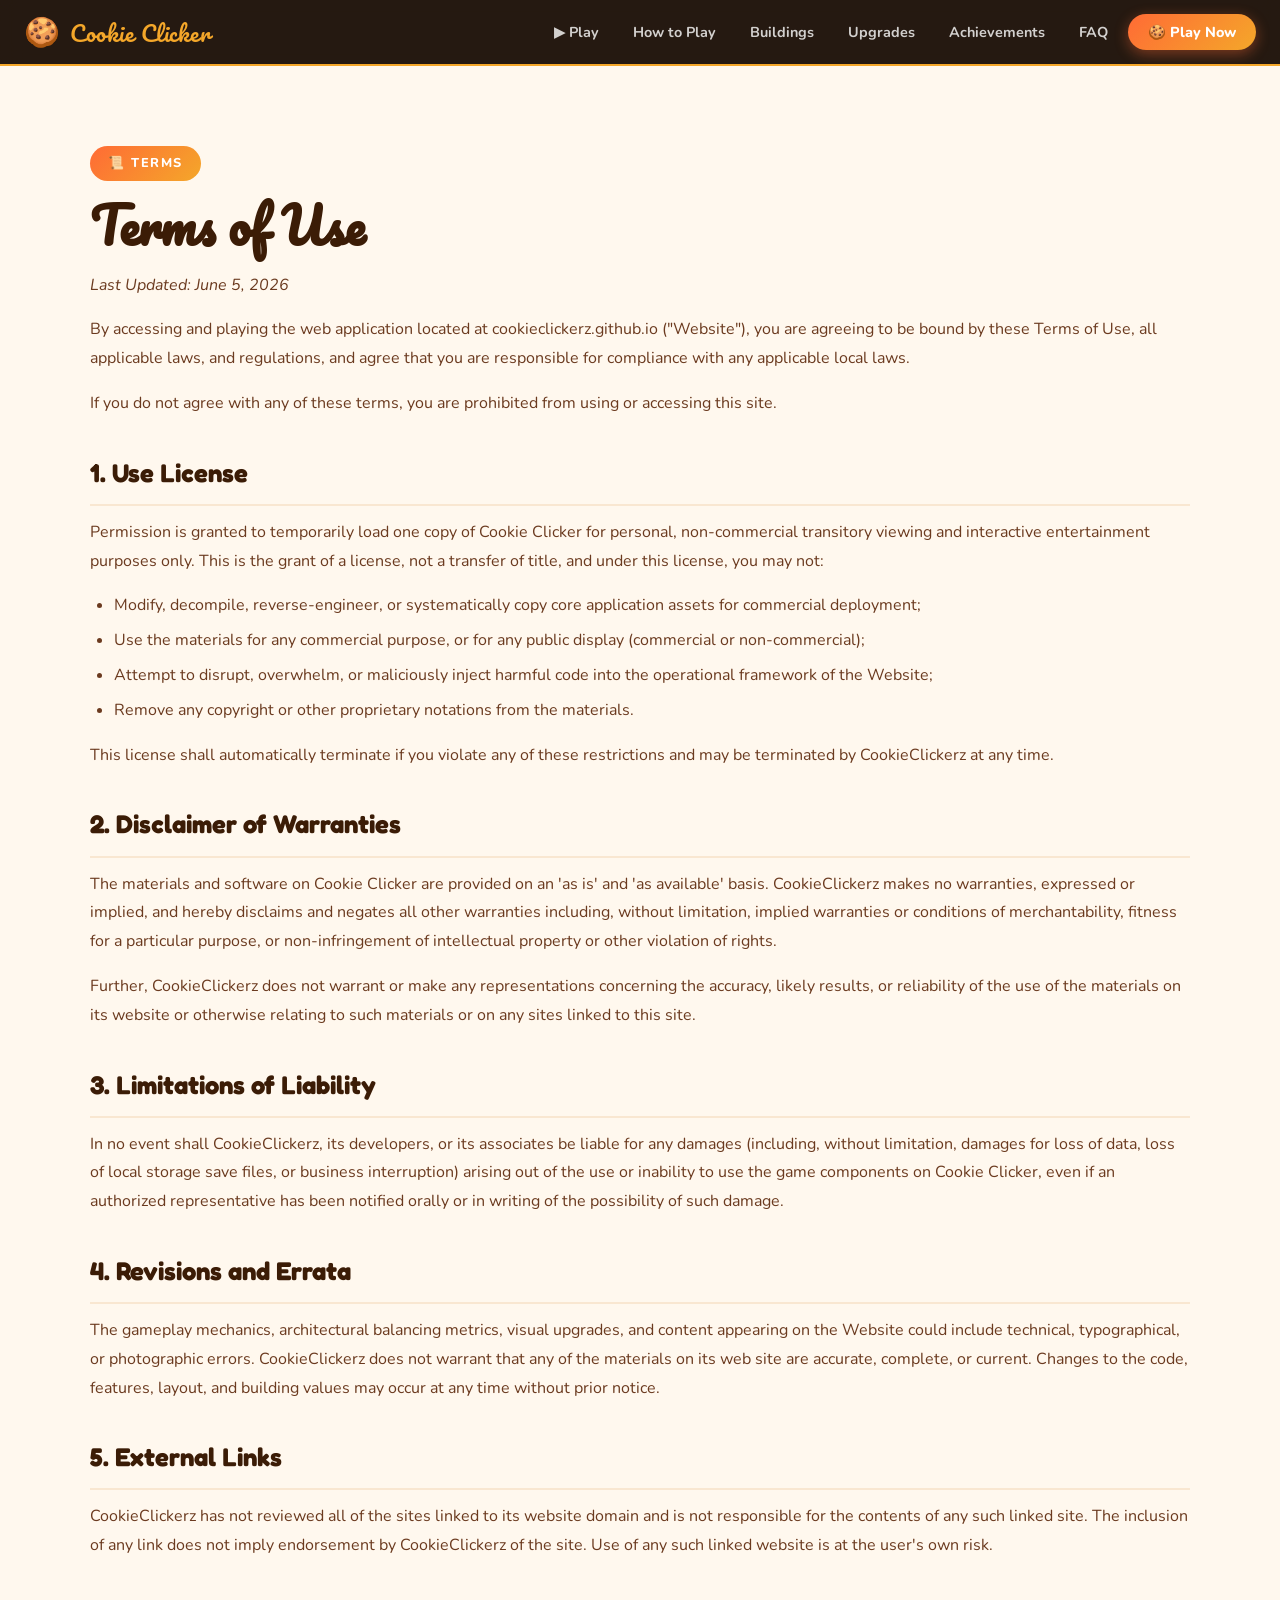
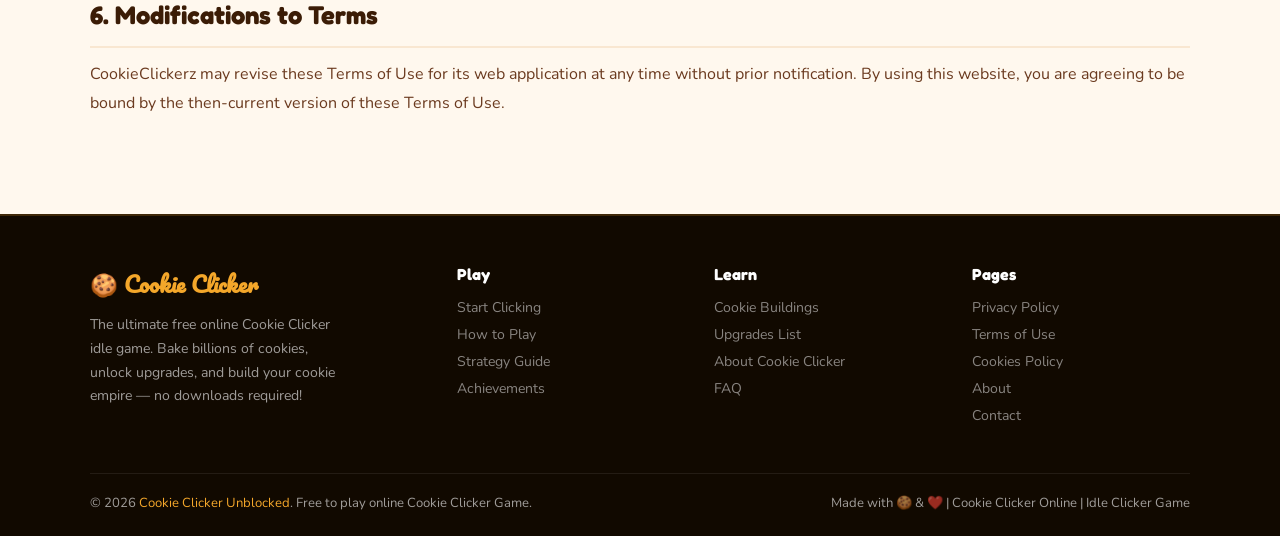
<file: terms.html>
<!DOCTYPE html>
<html lang="en">
<head>
  <meta charset="UTF-8">
  <meta name="viewport" content="width=device-width, initial-scale=1.0">
  <title>Terms of Use | Cookie Clicker Github</title>
  <meta name="description" content="Terms of Use and Conditions for playing Cookie Clicker. Understand our service parameters, user rules, and liability disclaimers.">
  <meta name="robots" content="index, follow">
  <link rel="canonical" href="https://cookieclickerz.github.io/terms">
  <link rel="icon" type="image/png" sizes="32x32" href="/favicon.png">

  <link rel="preconnect" href="https://fonts.googleapis.com">
  <link rel="preconnect" href="https://fonts.gstatic.com" crossorigin>
  <link href="https://fonts.googleapis.com/css2?family=Fredoka+One&family=Nunito:wght@400;600;700;800&family=Pacifico&display=swap" rel="stylesheet">

  <link rel="stylesheet" href="style.css">
  <style>
    .legal-content {
      line-height: 1.8;
      font-size: 1rem;
      color: var(--text-dark);
    }
    .legal-content h2, .legal-content h3 {
      font-family: var(--font-display);
      color: var(--cookie-dark);
      margin-top: 32px;
      margin-bottom: 12px;
    }
    .legal-content h2 {
      font-size: 1.6rem;
      border-bottom: 2px solid rgba(212, 136, 42, 0.15);
      padding-bottom: 8px;
    }
    .legal-content h3 {
      font-size: 1.2rem;
    }
    .legal-content p {
      margin-bottom: 16px;
      color: var(--text-mid);
    }
    .legal-content ul {
      margin-left: 24px;
      margin-bottom: 16px;
      color: var(--text-mid);
    }
    .legal-content ul li {
      margin-bottom: 6px;
    }
    .last-updated {
      font-style: italic;
      color: var(--text-light);
      margin-bottom: 32px;
    }
  </style>
</head>
<body>
  <div id="cookie-particles"></div>

  <!-- Header injected by header.js -->
  <div id="header-root"></div>

  <main class="info-section warm-bg">
    <div class="container legal-content">
      <div class="section-badge">📜 Terms</div>
      <h1 class="section-title">Terms of Use</h1>
      <p class="last-updated">Last Updated: June 5, 2026</p>

      <p>By accessing and playing the web application located at cookieclickerz.github.io ("Website"), you are agreeing to be bound by these Terms of Use, all applicable laws, and regulations, and agree that you are responsible for compliance with any applicable local laws.</p>
      <p>If you do not agree with any of these terms, you are prohibited from using or accessing this site.</p>

      <h2>1. Use License</h2>
      <p>Permission is granted to temporarily load one copy of Cookie Clicker for personal, non-commercial transitory viewing and interactive entertainment purposes only. This is the grant of a license, not a transfer of title, and under this license, you may not:</p>
      <ul>
        <li>Modify, decompile, reverse-engineer, or systematically copy core application assets for commercial deployment;</li>
        <li>Use the materials for any commercial purpose, or for any public display (commercial or non-commercial);</li>
        <li>Attempt to disrupt, overwhelm, or maliciously inject harmful code into the operational framework of the Website;</li>
        <li>Remove any copyright or other proprietary notations from the materials.</li>
      </ul>
      <p>This license shall automatically terminate if you violate any of these restrictions and may be terminated by CookieClickerz at any time.</p>

      <h2>2. Disclaimer of Warranties</h2>
      <p>The materials and software on Cookie Clicker are provided on an 'as is' and 'as available' basis. CookieClickerz makes no warranties, expressed or implied, and hereby disclaims and negates all other warranties including, without limitation, implied warranties or conditions of merchantability, fitness for a particular purpose, or non-infringement of intellectual property or other violation of rights.</p>
      <p>Further, CookieClickerz does not warrant or make any representations concerning the accuracy, likely results, or reliability of the use of the materials on its website or otherwise relating to such materials or on any sites linked to this site.</p>

      <h2>3. Limitations of Liability</h2>
      <p>In no event shall CookieClickerz, its developers, or its associates be liable for any damages (including, without limitation, damages for loss of data, loss of local storage save files, or business interruption) arising out of the use or inability to use the game components on Cookie Clicker, even if an authorized representative has been notified orally or in writing of the possibility of such damage.</p>

      <h2>4. Revisions and Errata</h2>
      <p>The gameplay mechanics, architectural balancing metrics, visual upgrades, and content appearing on the Website could include technical, typographical, or photographic errors. CookieClickerz does not warrant that any of the materials on its web site are accurate, complete, or current. Changes to the code, features, layout, and building values may occur at any time without prior notice.</p>

      <h2>5. External Links</h2>
      <p>CookieClickerz has not reviewed all of the sites linked to its website domain and is not responsible for the contents of any such linked site. The inclusion of any link does not imply endorsement by CookieClickerz of the site. Use of any such linked website is at the user's own risk.</p>

      <h2>6. Modifications to Terms</h2>
      <p>CookieClickerz may revise these Terms of Use for its web application at any time without prior notification. By using this website, you are agreeing to be bound by the then-current version of these Terms of Use.</p>
    </div>
  </main>

  <!-- Footer injected by footer.js -->
  <div id="footer-root"></div>

  <script src="header.js"></script>
  <script src="footer.js"></script>
</body>
</html>
</file>
<file: style.css>
/* ========================================
   COOKIE CLICKER - Main Stylesheet
   CookieClickerz.github.io
======================================== */

:root {
  --cookie-brown: #8B4513;
  --cookie-gold: #F4A72A;
  --cookie-light: #FFF3DC;
  --cookie-dark: #3B1C06;
  --cookie-cream: #FDF0D5;
  --accent-orange: #FF6B35;
  --accent-pink: #FF8FAB;
  --accent-purple: #9B59B6;
  --accent-teal: #1ABC9C;
  --warm-bg: #FFF8EE;
  --dark-bg: #1A0D05;
  --dark-card: #2C1A0A;
  --pastel-bg: #FFF0FA;
  --text-dark: #2C1A0A;
  --text-mid: #6B3A1F;
  --text-light: #C49A6C;
  --border-warm: rgba(212, 136, 42, 0.25);
  --shadow-cookie: 0 8px 32px rgba(139, 69, 19, 0.3);
  --font-display: 'Fredoka One', cursive;
  --font-heading: 'Pacifico', cursive;
  --font-body: 'Nunito', sans-serif;
  --radius-lg: 20px;
  --radius-xl: 32px;
  --transition: 0.25s cubic-bezier(0.34, 1.56, 0.64, 1);
}

* { box-sizing: border-box; margin: 0; padding: 0; }

html { scroll-behavior: smooth; }

body {
  font-family: var(--font-body);
  background: var(--warm-bg);
  color: var(--text-dark);
  overflow-x: hidden;
  position: relative;
}

/* ---- COOKIE PARTICLES ---- */
#cookie-particles {
  position: fixed;
  top: 0; left: 0;
  width: 100%; height: 100%;
  pointer-events: none;
  z-index: 0;
  overflow: hidden;
}

.particle {
  position: absolute;
  font-size: 1.2rem;
  animation: floatUp linear forwards;
  pointer-events: none;
  opacity: 0.7;
}

@keyframes floatUp {
  0% { transform: translateY(100vh) rotate(0deg); opacity: 0.7; }
  100% { transform: translateY(-100px) rotate(360deg); opacity: 0; }
}

/* ---- HEADER ---- */
#site-header {
  position: sticky;
  top: 0;
  z-index: 1000;
  background: rgba(26, 13, 5, 0.95);
  backdrop-filter: blur(12px);
  border-bottom: 2px solid var(--cookie-gold);
  padding: 0 24px;
}

.header-inner {
  max-width: 1300px;
  margin: 0 auto;
  display: flex;
  align-items: center;
  justify-content: space-between;
  height: 64px;
}

.header-logo {
  display: flex;
  align-items: center;
  gap: 10px;
  text-decoration: none;
}

.header-logo-icon {
  font-size: 1.8rem;
  animation: spin 6s linear infinite;
}

@keyframes spin {
  from { transform: rotate(0deg); }
  to { transform: rotate(360deg); }
}

.header-logo-text {
  font-family: var(--font-heading);
  font-size: 1.4rem;
  color: var(--cookie-gold);
  letter-spacing: 0.5px;
}

.header-nav {
  display: flex;
  gap: 6px;
  align-items: center;
}

.header-nav a {
  color: rgba(255,255,255,0.8);
  text-decoration: none;
  font-size: 0.9rem;
  font-weight: 700;
  padding: 8px 14px;
  border-radius: 20px;
  transition: all 0.2s ease;
  font-family: var(--font-body);
}

.header-nav a:hover {
  background: var(--cookie-gold);
  color: var(--cookie-dark);
}

.header-nav .play-link {
  background: linear-gradient(135deg, #FF6B35, #F4A72A);
  color: white;
  font-weight: 800;
  padding: 8px 20px;
  border-radius: 24px;
  box-shadow: 0 4px 14px rgba(255,107,53,0.4);
}

.header-nav .play-link:hover {
  transform: translateY(-2px);
  box-shadow: 0 6px 20px rgba(255,107,53,0.5);
  color: white;
  background: linear-gradient(135deg, #FF6B35, #F4A72A);
}

.hamburger {
  display: none;
  flex-direction: column;
  gap: 5px;
  background: none;
  border: none;
  cursor: pointer;
  padding: 4px;
}

.hamburger span {
  display: block;
  width: 26px;
  height: 3px;
  background: var(--cookie-gold);
  border-radius: 3px;
  transition: all 0.3s;
}

/* ---- GAME SECTION ---- */
.game-section {
  min-height: 100vh;
  background: linear-gradient(135deg, #2C1A0A 0%, #3B1C06 40%, #1A0D05 100%);
  position: relative;
  padding: 32px 16px 80px;
  overflow: hidden;
}

.game-section::before {
  content: '';
  position: absolute;
  inset: 0;
  background-image: radial-gradient(circle at 20% 50%, rgba(244,167,42,0.08) 0%, transparent 50%),
                    radial-gradient(circle at 80% 20%, rgba(255,107,53,0.06) 0%, transparent 50%);
  pointer-events: none;
}

.game-container {
  max-width: 1300px;
  margin: 0 auto;
  display: grid;
  grid-template-columns: 1fr 280px 320px;
  gap: 24px;
  align-items: start;
}

/* ---- COOKIE PANEL ---- */
.cookie-panel {
  display: flex;
  flex-direction: column;
  align-items: center;
  gap: 20px;
}

.cookie-stats {
  display: flex;
  gap: 12px;
  width: 100%;
  justify-content: center;
  flex-wrap: wrap;
}

.stat-card {
  background: rgba(255,255,255,0.06);
  border: 1px solid rgba(244,167,42,0.3);
  border-radius: var(--radius-lg);
  padding: 12px 20px;
  text-align: center;
  min-width: 110px;
  backdrop-filter: blur(6px);
}

.stat-label {
  display: block;
  font-size: 0.72rem;
  font-weight: 700;
  color: var(--cookie-gold);
  text-transform: uppercase;
  letter-spacing: 1px;
  margin-bottom: 4px;
}

.stat-value {
  display: block;
  font-family: var(--font-display);
  font-size: 1.4rem;
  color: white;
  word-break: break-all;
}

/* ---- MAIN COOKIE ---- */
.cookie-wrapper {
  position: relative;
  width: 260px;
  height: 260px;
  display: flex;
  align-items: center;
  justify-content: center;
  cursor: pointer;
  user-select: none;
}

.cookie-aura {
  position: absolute;
  inset: -20px;
  border-radius: 50%;
  background: radial-gradient(circle, rgba(244,167,42,0.15) 0%, transparent 70%);
  animation: aura-pulse 2s ease-in-out infinite;
}

@keyframes aura-pulse {
  0%, 100% { transform: scale(1); opacity: 0.6; }
  50% { transform: scale(1.08); opacity: 1; }
}

.main-cookie {
  width: 240px;
  height: 240px;
  border-radius: 50%;
  transition: transform 0.08s ease;
  filter: drop-shadow(0 8px 24px rgba(244,167,42,0.5));
  animation: cookie-idle 3s ease-in-out infinite;
  -webkit-tap-highlight-color: transparent;
  touch-action: manipulation;
}

@keyframes cookie-idle {
  0%, 100% { transform: rotate(-2deg) scale(1); }
  50% { transform: rotate(2deg) scale(1.02); }
}

.main-cookie:active {
  transform: scale(0.92) rotate(0deg) !important;
  filter: drop-shadow(0 4px 12px rgba(244,167,42,0.7)) brightness(1.1);
  animation: none;
}

.click-ripple {
  position: absolute;
  inset: 0;
  border-radius: 50%;
  border: 3px solid rgba(244,167,42,0.6);
  pointer-events: none;
  opacity: 0;
}

.click-ripple.animate {
  animation: ripple-out 0.5s ease-out forwards;
}

@keyframes ripple-out {
  0% { transform: scale(0.9); opacity: 0.8; }
  100% { transform: scale(1.3); opacity: 0; }
}

/* click number float */
.click-float {
  position: absolute;
  font-family: var(--font-display);
  font-size: 1.4rem;
  color: var(--cookie-gold);
  text-shadow: 0 2px 8px rgba(0,0,0,0.5);
  pointer-events: none;
  animation: float-up 0.9s ease-out forwards;
  z-index: 100;
}

@keyframes float-up {
  0% { transform: translateY(0) scale(1); opacity: 1; }
  100% { transform: translateY(-80px) scale(0.6); opacity: 0; }
}

/* ---- COOKIE MILESTONES ---- */
.cookie-milestones {
  width: 100%;
  max-width: 360px;
}

.milestone {
  background: rgba(244,167,42,0.12);
  border: 1px solid rgba(244,167,42,0.3);
  border-radius: 12px;
  padding: 10px 18px;
  text-align: center;
  color: var(--cookie-gold);
  font-size: 0.9rem;
  font-weight: 700;
  transition: all 0.4s ease;
}

/* ---- POWER BUTTONS ---- */
.power-buttons {
  display: flex;
  gap: 12px;
  flex-wrap: wrap;
  justify-content: center;
}

.power-btn {
  background: linear-gradient(135deg, #F4A72A, #FF6B35);
  border: none;
  border-radius: 24px;
  color: white;
  font-family: var(--font-body);
  font-size: 0.9rem;
  font-weight: 800;
  padding: 10px 22px;
  cursor: pointer;
  transition: all 0.2s ease;
  box-shadow: 0 4px 16px rgba(244,167,42,0.4);
}

.power-btn:hover { transform: translateY(-2px); box-shadow: 0 6px 20px rgba(244,167,42,0.5); }
.power-btn:active { transform: scale(0.95); }

.power-btn.btn-red {
  background: linear-gradient(135deg, #E74C3C, #C0392B);
  box-shadow: 0 4px 16px rgba(231,76,60,0.4);
}

/* ---- PANEL TITLES ---- */
.panel-title {
  font-family: var(--font-display);
  font-size: 1.2rem;
  color: var(--cookie-gold);
  text-align: center;
  margin-bottom: 14px;
  padding: 10px 0 14px;
  border-bottom: 2px solid rgba(244,167,42,0.2);
}

/* ---- UPGRADES PANEL ---- */
.upgrades-panel {
  background: rgba(255,255,255,0.04);
  border: 1px solid rgba(244,167,42,0.2);
  border-radius: var(--radius-xl);
  padding: 16px 14px;
  max-height: 80vh;
  overflow-y: auto;
  scrollbar-width: thin;
  scrollbar-color: var(--cookie-gold) transparent;
}

.upgrades-panel::-webkit-scrollbar { width: 6px; }
.upgrades-panel::-webkit-scrollbar-thumb { background: var(--cookie-gold); border-radius: 3px; }

.upgrade-item {
  background: rgba(255,255,255,0.05);
  border: 1px solid rgba(244,167,42,0.2);
  border-radius: 14px;
  padding: 10px 12px;
  margin-bottom: 8px;
  cursor: pointer;
  transition: all 0.2s ease;
  display: flex;
  flex-direction: column;
  gap: 4px;
}

.upgrade-item:hover { background: rgba(244,167,42,0.1); border-color: var(--cookie-gold); transform: translateX(2px); }
.upgrade-item.locked { opacity: 0.35; cursor: not-allowed; }
.upgrade-item.cant-afford { opacity: 0.55; }
.upgrade-item.purchased { background: rgba(27, 188, 156, 0.1); border-color: rgba(27,188,156,0.4); cursor: default; }

.upgrade-name {
  font-weight: 800;
  font-size: 0.88rem;
  color: white;
  display: flex;
  align-items: center;
  gap: 6px;
}

.upgrade-cost {
  font-size: 0.78rem;
  color: var(--cookie-gold);
  font-weight: 700;
}

.upgrade-desc {
  font-size: 0.75rem;
  color: rgba(255,255,255,0.55);
  line-height: 1.4;
}

/* ---- BUILDINGS PANEL ---- */
.buildings-panel {
  background: rgba(255,255,255,0.04);
  border: 1px solid rgba(244,167,42,0.2);
  border-radius: var(--radius-xl);
  padding: 16px 14px;
  max-height: 80vh;
  overflow-y: auto;
  scrollbar-width: thin;
  scrollbar-color: var(--cookie-gold) transparent;
}

.buildings-panel::-webkit-scrollbar { width: 6px; }
.buildings-panel::-webkit-scrollbar-thumb { background: var(--cookie-gold); border-radius: 3px; }

.building-item {
  background: rgba(255,255,255,0.05);
  border: 1px solid rgba(244,167,42,0.2);
  border-radius: 14px;
  padding: 10px 12px;
  margin-bottom: 8px;
  cursor: pointer;
  transition: all 0.2s ease;
  display: grid;
  grid-template-columns: 36px 1fr auto;
  align-items: center;
  gap: 8px;
}

.building-item:hover { background: rgba(244,167,42,0.1); border-color: var(--cookie-gold); }
.building-item.too-expensive { opacity: 0.45; cursor: not-allowed; }

.building-emoji { font-size: 1.6rem; text-align: center; }
.building-info { display: flex; flex-direction: column; gap: 2px; }
.building-name { font-weight: 800; font-size: 0.88rem; color: white; }
.building-cps-text { font-size: 0.74rem; color: rgba(255,255,255,0.5); }
.building-cost-text { font-size: 0.8rem; color: var(--cookie-gold); font-weight: 700; margin-top: 2px; }
.building-count { font-family: var(--font-display); font-size: 1.2rem; color: var(--cookie-gold); min-width: 30px; text-align: right; }

/* ---- TOTAL BANNER ---- */
.total-banner {
  text-align: center;
  padding: 16px;
  color: rgba(255,255,255,0.5);
  font-size: 0.85rem;
  font-weight: 600;
  margin-top: 16px;
}

/* ---- INFO SECTIONS ---- */
.info-section { padding: 80px 24px; }
.warm-bg { background: var(--warm-bg); }
.dark-bg { background: var(--dark-bg); color: white; }
.pastel-bg { background: var(--pastel-bg); }

.container {
  max-width: 1100px;
  margin: 0 auto;
}

.section-badge {
  display: inline-block;
  background: linear-gradient(135deg, #FF6B35, #F4A72A);
  color: white;
  font-size: 0.8rem;
  font-weight: 800;
  text-transform: uppercase;
  letter-spacing: 1.5px;
  padding: 6px 18px;
  border-radius: 20px;
  margin-bottom: 16px;
}

.section-title {
  font-family: var(--font-heading);
  font-size: clamp(1.8rem, 4vw, 3rem);
  line-height: 1.2;
  margin-bottom: 16px;
  color: inherit;
}

.dark-bg .section-title { color: var(--cookie-gold); }
.warm-bg .section-title { color: var(--cookie-dark); }
.pastel-bg .section-title { color: var(--cookie-dark); }

.section-subtitle {
  font-size: 1.05rem;
  line-height: 1.7;
  color: var(--text-mid);
  max-width: 700px;
  margin-bottom: 48px;
}

.dark-bg .section-subtitle { color: rgba(255,255,255,0.6); }
.pastel-bg .section-subtitle { color: var(--text-mid); }

/* ---- HOW TO PLAY STEPS ---- */
.steps-grid {
  display: grid;
  grid-template-columns: repeat(auto-fill, minmax(280px, 1fr));
  gap: 24px;
}

.step-card {
  background: white;
  border: 2px solid rgba(212,136,42,0.15);
  border-radius: var(--radius-xl);
  padding: 28px 24px;
  transition: all 0.25s ease;
  box-shadow: 0 4px 20px rgba(139,69,19,0.08);
}

.step-card:hover { transform: translateY(-6px); box-shadow: 0 12px 36px rgba(139,69,19,0.15); border-color: var(--cookie-gold); }

.step-icon { font-size: 2.8rem; margin-bottom: 14px; display: block; }
.step-card h3 { font-family: var(--font-display); font-size: 1.25rem; color: var(--cookie-dark); margin-bottom: 10px; }
.step-card p { font-size: 0.93rem; line-height: 1.7; color: var(--text-mid); }

/* ---- BUILDINGS SHOWCASE ---- */
.buildings-showcase {
  display: grid;
  grid-template-columns: repeat(auto-fill, minmax(200px, 1fr));
  gap: 20px;
}

.building-card {
  background: var(--dark-card);
  border: 1px solid rgba(244,167,42,0.2);
  border-radius: var(--radius-lg);
  padding: 24px 20px;
  text-align: center;
  transition: all 0.25s ease;
}

.building-card:hover { transform: translateY(-4px); border-color: var(--cookie-gold); background: rgba(244,167,42,0.08); }

.building-emoji { font-size: 2.5rem; display: block; margin-bottom: 10px; }
.building-card h3 { font-family: var(--font-display); font-size: 1.1rem; color: white; margin-bottom: 8px; }
.building-card p { font-size: 0.82rem; line-height: 1.6; color: rgba(255,255,255,0.5); margin-bottom: 12px; }
.building-cps { background: linear-gradient(135deg, #F4A72A, #FF6B35); color: white; font-size: 0.8rem; font-weight: 800; padding: 4px 12px; border-radius: 10px; }

/* ---- UPGRADES SHOWCASE ---- */
.upgrades-showcase {
  display: flex;
  flex-wrap: wrap;
  gap: 12px;
  margin-bottom: 40px;
}

.upgrade-pill {
  background: linear-gradient(135deg, rgba(244,167,42,0.15), rgba(255,107,53,0.1));
  border: 2px solid rgba(244,167,42,0.3);
  border-radius: 24px;
  padding: 8px 18px;
  font-size: 0.9rem;
  font-weight: 700;
  color: var(--cookie-dark);
  transition: all 0.2s ease;
  cursor: default;
}

.pastel-bg .upgrade-pill:hover { background: var(--cookie-gold); color: white; border-color: var(--cookie-gold); transform: scale(1.05); }

.upgrade-tiers {
  display: grid;
  grid-template-columns: repeat(auto-fill, minmax(260px, 1fr));
  gap: 24px;
}

.tier-card {
  border-radius: var(--radius-xl);
  padding: 28px 24px;
  border: 2px solid;
}

.tier-bronze { background: rgba(205,127,50,0.1); border-color: rgba(205,127,50,0.4); }
.tier-silver { background: rgba(192,192,192,0.1); border-color: rgba(192,192,192,0.3); }
.tier-gold { background: rgba(255,215,0,0.1); border-color: rgba(255,215,0,0.4); }

.tier-card h3 { font-family: var(--font-display); font-size: 1.2rem; margin-bottom: 10px; color: var(--cookie-dark); }
.tier-card p { font-size: 0.9rem; line-height: 1.7; color: var(--text-mid); }

/* ---- ACHIEVEMENTS ---- */
.achievements-section .section-subtitle { max-width: 600px; }

.achievements-grid {
  display: grid;
  grid-template-columns: repeat(auto-fill, minmax(180px, 1fr));
  gap: 16px;
}

.ach-card {
  background: var(--dark-card);
  border: 1px solid rgba(244,167,42,0.2);
  border-radius: var(--radius-lg);
  padding: 18px 16px;
  text-align: center;
  transition: all 0.25s ease;
}

.ach-card.earned { border-color: var(--cookie-gold); background: rgba(244,167,42,0.08); }
.ach-card:hover { transform: scale(1.04); }

.ach-icon { font-size: 2rem; display: block; margin-bottom: 8px; }
.ach-name { font-size: 0.85rem; font-weight: 800; color: rgba(255,255,255,0.9); margin-bottom: 4px; }
.ach-desc { font-size: 0.75rem; color: rgba(255,255,255,0.4); line-height: 1.4; }
.ach-card.earned .ach-name { color: var(--cookie-gold); }

/* ---- TIPS / STRATEGY ---- */
.tips-layout {
  display: grid;
  grid-template-columns: 1fr 320px;
  gap: 40px;
  align-items: start;
}

.tip-item {
  display: flex;
  gap: 20px;
  padding: 20px 0;
  border-bottom: 1px solid rgba(212,136,42,0.15);
}

.tip-num {
  font-family: var(--font-display);
  font-size: 2.5rem;
  color: rgba(244,167,42,0.2);
  min-width: 50px;
  line-height: 1;
}

.tip-content h3 { font-family: var(--font-display); font-size: 1.1rem; color: var(--cookie-dark); margin-bottom: 6px; }
.tip-content p { font-size: 0.9rem; line-height: 1.7; color: var(--text-mid); }

.tips-cookie-display {
  background: white;
  border-radius: var(--radius-xl);
  padding: 32px 24px;
  text-align: center;
  border: 2px solid rgba(212,136,42,0.2);
  box-shadow: 0 8px 32px rgba(139,69,19,0.1);
  position: sticky;
  top: 80px;
}

.tips-cookie-anim {
  font-size: 5rem;
  display: block;
  margin-bottom: 24px;
  animation: cookie-bounce 2s ease-in-out infinite;
}

@keyframes cookie-bounce {
  0%, 100% { transform: translateY(0) rotate(-5deg); }
  50% { transform: translateY(-12px) rotate(5deg); }
}

.tips-stats { display: flex; flex-direction: column; gap: 12px; }
.tips-stat { display: flex; justify-content: space-between; align-items: center; padding: 10px 16px; background: var(--warm-bg); border-radius: 10px; }
.tips-stat span { font-size: 0.85rem; color: var(--text-mid); font-weight: 600; }
.tips-stat strong { font-family: var(--font-display); font-size: 1.1rem; color: var(--cookie-dark); }

/* ---- ABOUT ---- */
.about-layout {
  display: grid;
  grid-template-columns: 1fr 280px;
  gap: 48px;
  align-items: start;
}

.about-text p {
  font-size: 1rem;
  line-height: 1.8;
  color: var(--text-mid);
  margin-bottom: 20px;
}

.about-features { display: flex; flex-direction: column; gap: 10px; }

.feature-badge {
  background: white;
  border: 2px solid rgba(212,136,42,0.2);
  border-radius: 12px;
  padding: 10px 18px;
  font-size: 0.9rem;
  font-weight: 700;
  color: var(--cookie-dark);
  transition: all 0.2s ease;
}

.feature-badge:hover { background: var(--cookie-gold); color: white; border-color: var(--cookie-gold); transform: translateX(4px); }

/* ---- FAQ ---- */
.faq-list { max-width: 800px; margin: 0 auto; display: flex; flex-direction: column; gap: 12px; }

.faq-item {
  background: var(--dark-card);
  border: 1px solid rgba(244,167,42,0.2);
  border-radius: var(--radius-lg);
  overflow: hidden;
}

.faq-q {
  width: 100%;
  background: none;
  border: none;
  color: white;
  font-family: var(--font-body);
  font-size: 1rem;
  font-weight: 700;
  padding: 18px 24px;
  text-align: left;
  cursor: pointer;
  display: flex;
  justify-content: space-between;
  align-items: center;
  gap: 12px;
  transition: color 0.2s;
}

.faq-q:hover { color: var(--cookie-gold); }
.faq-arrow { transition: transform 0.3s; font-size: 0.8rem; color: var(--cookie-gold); flex-shrink: 0; }
.faq-q.open .faq-arrow { transform: rotate(180deg); }

.faq-a {
  display: none;
  padding: 0 24px 18px;
  font-size: 0.92rem;
  line-height: 1.7;
  color: rgba(255,255,255,0.6);
  border-top: 1px solid rgba(244,167,42,0.1);
  padding-top: 14px;
}

.faq-a.open { display: block; }

/* ---- FOOTER ---- */
#site-footer {
  background: #110900;
  border-top: 2px solid rgba(244,167,42,0.2);
  padding: 48px 24px 24px;
  color: rgba(255,255,255,0.6);
}

.footer-inner {
  max-width: 1100px;
  margin: 0 auto;
}

.footer-top {
  display: grid;
  grid-template-columns: 1.5fr 1fr 1fr 1fr;
  gap: 40px;
  margin-bottom: 40px;
}

.footer-brand h3 {
  font-family: var(--font-heading);
  font-size: 1.4rem;
  color: var(--cookie-gold);
  margin-bottom: 10px;
}

.footer-brand p {
  font-size: 0.88rem;
  line-height: 1.7;
  max-width: 260px;
}

.footer-col h4 {
  font-family: var(--font-display);
  font-size: 1rem;
  color: white;
  margin-bottom: 14px;
}

.footer-col a {
  display: block;
  color: rgba(255,255,255,0.5);
  text-decoration: none;
  font-size: 0.88rem;
  margin-bottom: 8px;
  transition: color 0.2s;
}

.footer-col a:hover { color: var(--cookie-gold); }

.footer-bottom {
  border-top: 1px solid rgba(255,255,255,0.08);
  padding-top: 20px;
  display: flex;
  justify-content: space-between;
  align-items: center;
  flex-wrap: wrap;
  gap: 12px;
  font-size: 0.82rem;
}

.footer-bottom a { color: var(--cookie-gold); text-decoration: none; }

/* ---- GOLDEN COOKIE OVERLAY ---- */
.golden-cookie-overlay {
  position: fixed;
  inset: 0;
  z-index: 2000;
  display: flex;
  align-items: center;
  justify-content: center;
  background: rgba(0,0,0,0.6);
  backdrop-filter: blur(4px);
  animation: fade-in 0.3s ease;
}

.golden-cookie-overlay.hidden { display: none; }

@keyframes fade-in {
  from { opacity: 0; }
  to { opacity: 1; }
}

.golden-cookie-popup {
  background: linear-gradient(135deg, #F4A72A, #FF6B35);
  border-radius: 32px;
  padding: 40px 60px;
  text-align: center;
  box-shadow: 0 20px 60px rgba(244,167,42,0.5);
  animation: popup-bounce 0.4s cubic-bezier(0.34, 1.56, 0.64, 1);
}

@keyframes popup-bounce {
  from { transform: scale(0.5); opacity: 0; }
  to { transform: scale(1); opacity: 1; }
}

.golden-cookie-icon { font-size: 3.5rem; display: block; margin-bottom: 12px; }
.golden-cookie-msg { font-family: var(--font-display); font-size: 2rem; color: white; margin-bottom: 8px; }
.golden-cookie-sub { font-size: 1rem; color: rgba(255,255,255,0.85); font-weight: 700; }

/* ---- ACHIEVEMENT TOAST ---- */
.achievement-toast {
  position: fixed;
  bottom: 24px;
  right: 24px;
  z-index: 3000;
  background: #2C1A0A;
  border: 2px solid var(--cookie-gold);
  border-radius: 16px;
  padding: 14px 20px;
  display: flex;
  align-items: center;
  gap: 14px;
  box-shadow: 0 8px 32px rgba(0,0,0,0.4);
  animation: toast-in 0.4s cubic-bezier(0.34, 1.56, 0.64, 1);
  min-width: 260px;
  max-width: 320px;
}

.achievement-toast.hidden { display: none; }

@keyframes toast-in {
  from { transform: translateX(120%) scale(0.8); opacity: 0; }
  to { transform: translateX(0) scale(1); opacity: 1; }
}

.toast-icon { font-size: 2rem; }
.toast-text { display: flex; flex-direction: column; }
.toast-text strong { color: var(--cookie-gold); font-size: 0.85rem; text-transform: uppercase; letter-spacing: 0.5px; }
.toast-text span { color: white; font-size: 1rem; font-weight: 700; margin-top: 2px; }

/* ---- UTILITY ---- */
.hidden { display: none !important; }

/* ---- SCROLLBAR ---- */
::-webkit-scrollbar { width: 8px; }
::-webkit-scrollbar-track { background: var(--dark-bg); }
::-webkit-scrollbar-thumb { background: var(--cookie-brown); border-radius: 4px; }

/* ---- RESPONSIVE ---- */
@media (max-width: 1024px) {
  .game-container {
    grid-template-columns: 1fr 260px;
    grid-template-rows: auto auto;
  }
  .buildings-panel { grid-column: 1 / -1; max-height: 300px; }

  .footer-top { grid-template-columns: 1fr 1fr; }
  .tips-layout { grid-template-columns: 1fr; }
  .tips-cookie-display { position: static; }
  .about-layout { grid-template-columns: 1fr; }
}

@media (max-width: 768px) {
  .game-container {
    grid-template-columns: 1fr;
  }

  .cookie-wrapper { width: 220px; height: 220px; }
  .main-cookie { width: 200px; height: 200px; }

  .upgrades-panel, .buildings-panel {
    max-height: 320px;
  }

  .header-nav { display: none; }
  .header-nav.open { display: flex; flex-direction: column; position: absolute; top: 64px; left: 0; right: 0; background: rgba(26,13,5,0.98); padding: 16px 24px; gap: 8px; border-bottom: 2px solid var(--cookie-gold); }
  .hamburger { display: flex; }

  .info-section { padding: 56px 16px; }
  .steps-grid { grid-template-columns: 1fr; }
  .buildings-showcase { grid-template-columns: repeat(2, 1fr); }
  .footer-top { grid-template-columns: 1fr; gap: 24px; }
  .footer-bottom { flex-direction: column; text-align: center; }

  .golden-cookie-popup { padding: 32px 32px; }
}

@media (max-width: 480px) {
  .cookie-wrapper { width: 190px; height: 190px; }
  .main-cookie { width: 170px; height: 170px; }
  .stat-card { min-width: 90px; padding: 10px 14px; }
  .stat-value { font-size: 1.1rem; }
  .buildings-showcase { grid-template-columns: 1fr; }
  .achievements-grid { grid-template-columns: repeat(2, 1fr); }
}
</file>
